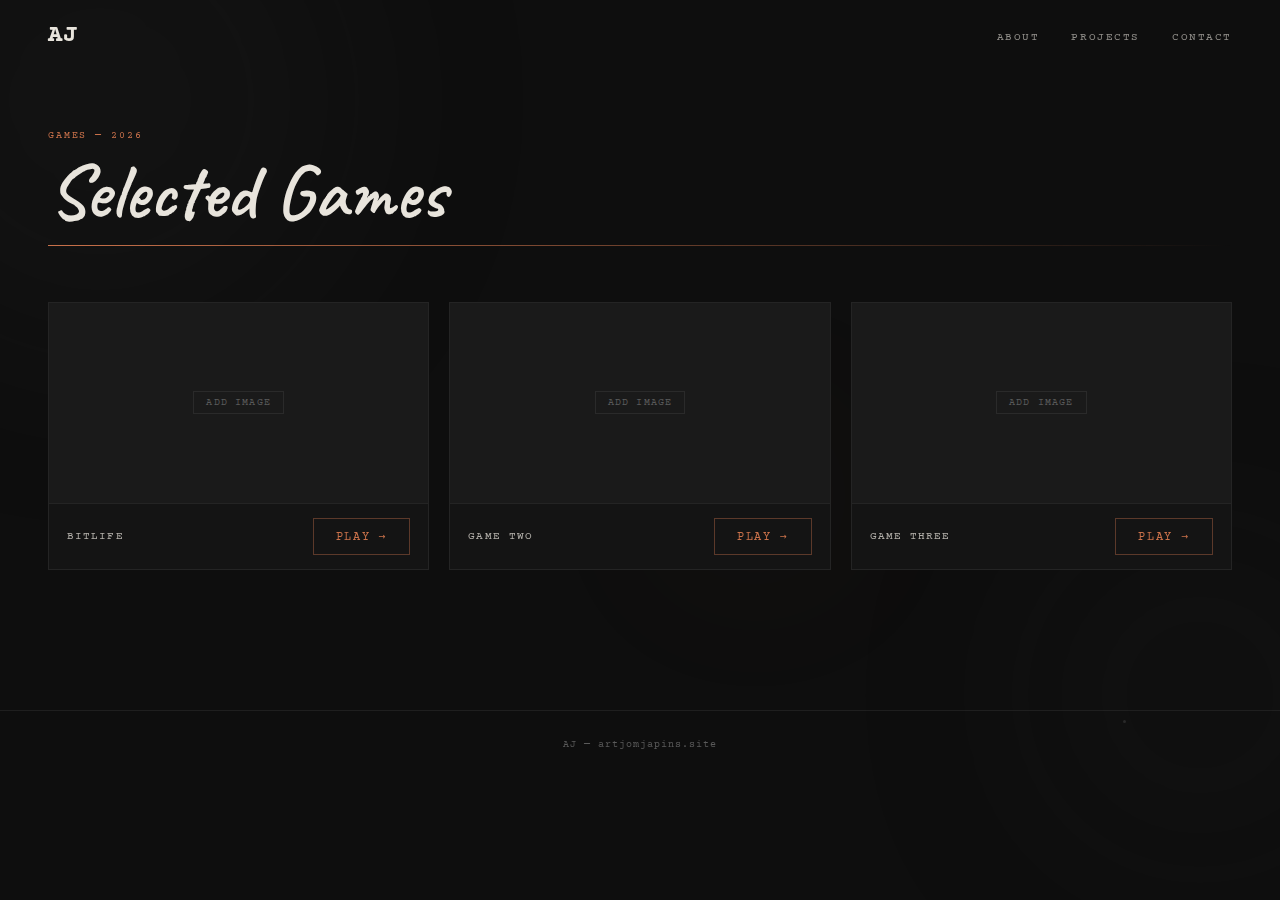
<file: activity101.html>
<!DOCTYPE html>
<html lang="en">
<head>
  <meta charset="UTF-8" />
  <meta name="viewport" content="width=device-width, initial-scale=1.0"/>
  <title>AJ — Games</title>
  <link rel="preconnect" href="https://fonts.googleapis.com">
  <link href="https://fonts.googleapis.com/css2?family=Caveat:wght@600&family=Courier+Prime:wght@400;700&display=swap" rel="stylesheet">

  <style>
    :root {
      --bg:      #0e0e0e;
      --card-bg: #141414;
      --border:  rgba(255,255,255,0.07);
      --text:    #e8e4dc;
      --muted:   #5a5a5a;
      --accent:  #c9714a;
    }

    *, *::before, *::after { box-sizing: border-box; margin: 0; padding: 0; }

    body {
      background: var(--bg);
      color: var(--text);
      font-family: 'Courier Prime', monospace;
      min-height: 100vh;
      overflow-x: hidden;
    }

    /* ── Background blobs ── */
    .blob {
      position: fixed;
      border-radius: 50%;
      filter: blur(100px);
      pointer-events: none;
      z-index: 0;
    }
    .blob-1 { width: 500px; height: 500px; background: #2a2a2a; opacity: 0.18; top: -150px; left: -150px; }
    .blob-2 { width: 320px; height: 320px; background: #1e1e1e; opacity: 0.22; bottom: 5%;  right: -80px; }
    .blob-3 { width: 180px; height: 180px; background: var(--accent); opacity: 0.05; top: 45%; left: 52%; }

    .dot { position: fixed; width: 3px; height: 3px; background: var(--muted); border-radius: 50%; opacity: 0.35; pointer-events: none; z-index: 0; }

    /* ── Nav — logo left, links right ── */
    nav {
      position: fixed;
      top: 0; left: 0; right: 0;
      z-index: 100;
      display: flex;
      justify-content: space-between;
      align-items: center;
      padding: 22px 48px;
    }

    .nav-logo {
      font-family: 'Courier Prime', monospace;
      font-weight: 700;
      font-size: 1.5rem;
      letter-spacing: 0.05em;
      color: var(--text);
      text-decoration: none;
    }

    .nav-links {
      display: flex;
      gap: 32px;
      list-style: none;
    }
    .nav-links a {
      font-size: 0.7rem;
      letter-spacing: 0.14em;
      text-transform: uppercase;
      color: var(--text);
      text-decoration: none;
      opacity: 0.6;
      transition: opacity 0.2s;
    }
    .nav-links a:hover { opacity: 1; }

    /* ── Main ── */
    main {
      position: relative;
      z-index: 1;
      padding: 130px 48px 80px;
      max-width: 1280px;
      margin: 0 auto;
    }

    /* ── Page heading ── */
    .heading {
      margin-bottom: 56px;
      animation: fadeUp 0.6s ease both;
    }
    .heading-label {
      font-size: 0.65rem;
      letter-spacing: 0.18em;
      text-transform: uppercase;
      color: var(--accent);
      margin-bottom: 12px;
    }
    .heading-title {
      font-family: 'Caveat', cursive;
      font-size: clamp(2.8rem, 6vw, 4.8rem);
      font-weight: 600;
      line-height: 1;
      margin-bottom: 14px;
    }
    .heading-line {
      width: 100%;
      height: 1px;
      background: linear-gradient(to right, var(--accent), transparent);
    }

    /* ── Cards Grid ── */
    .grid {
      display: grid;
      grid-template-columns: repeat(3, 1fr);
      gap: 20px;
    }

    /* ── Card ── */
    .card {
      background: var(--card-bg);
      border: 1px solid var(--border);
      overflow: hidden;
      display: flex;
      flex-direction: column;
      animation: fadeUp 0.6s ease both;
      transition: border-color 0.3s, transform 0.3s;
    }
    .card:hover { border-color: rgba(201,113,74,0.3); transform: translateY(-3px); }
    .card:nth-child(1) { animation-delay: 0.10s; }
    .card:nth-child(2) { animation-delay: 0.20s; }
    .card:nth-child(3) { animation-delay: 0.30s; }
    .card:nth-child(4) { animation-delay: 0.40s; }
    .card:nth-child(5) { animation-delay: 0.50s; }
    .card:nth-child(6) { animation-delay: 0.60s; }

    .card-img {
      width: 100%;
      height: 200px;
      background-color: #1a1a1a;
      background-size: cover;
      background-position: center;
      background-repeat: no-repeat;
      position: relative;
      display: flex;
      align-items: center;
      justify-content: center;
    }
    .card-img-label {
      font-size: 0.6rem;
      letter-spacing: 0.12em;
      text-transform: uppercase;
      color: var(--muted);
      border: 1px solid rgba(255,255,255,0.07);
      padding: 5px 12px;
      pointer-events: none;
    }
    .card-img[style*="url('"]:not([style*="url('')"]) .card-img-label { display: none; }

    /* ── Card footer ── */
    .card-footer {
      padding: 14px 18px;
      display: flex;
      align-items: center;
      justify-content: space-between;
      border-top: 1px solid var(--border);
    }

    .card-name {
      font-size: 0.68rem;
      letter-spacing: 0.1em;
      text-transform: uppercase;
      color: var(--text);
      opacity: 0.75;
    }

    /* ── Play button — bigger & easier to tap ── */
    .btn-play {
      font-family: 'Courier Prime', monospace;
      font-size: 0.72rem;
      letter-spacing: 0.14em;
      text-transform: uppercase;
      color: var(--accent);
      border: 1px solid rgba(201,113,74,0.4);
      padding: 10px 22px;
      text-decoration: none;
      background: transparent;
      cursor: pointer;
      transition: background 0.2s, color 0.2s;
      white-space: nowrap;
    }
    .btn-play:hover { background: var(--accent); color: #0e0e0e; }

    /* ── Footer ── */
    footer {
      position: relative;
      z-index: 1;
      text-align: center;
      padding: 28px;
      font-size: 0.62rem;
      letter-spacing: 0.1em;
      color: var(--muted);
      border-top: 1px solid var(--border);
      margin-top: 60px;
    }

    /* ── Responsive ── */
    @media (max-width: 960px) {
      .grid { grid-template-columns: repeat(2, 1fr); }
      main  { padding: 120px 28px 60px; }
      nav   { padding: 18px 28px; }
    }
    @media (max-width: 580px) {
      .grid { grid-template-columns: 1fr; }
      nav   { padding: 16px 20px; }
      .nav-links { display: none; }
      main  { padding: 100px 18px 48px; }
    }

    @keyframes fadeUp {
      from { opacity: 0; transform: translateY(20px); }
      to   { opacity: 1; transform: translateY(0); }
    }

    /* ══════════════════════════════════════════
       GAME MODAL OVERLAY
    ══════════════════════════════════════════ */
    #game-modal {
      display: none;
      position: fixed;
      inset: 0;
      z-index: 1000;
      background: var(--bg);
      align-items: center;
      justify-content: center;
      flex-direction: column;
      animation: fadeIn 0.25s ease both;
    }
    #game-modal.active { display: flex; }

    @keyframes fadeIn {
      from { opacity: 0; }
      to   { opacity: 1; }
    }

    /* Top bar inside modal */
    .modal-bar {
      width: 100%;
      max-width: 900px;
      display: flex;
      align-items: center;
      justify-content: space-between;
      padding: 0 0 10px 0;
    }
    .modal-game-title {
      font-size: 0.65rem;
      letter-spacing: 0.16em;
      text-transform: uppercase;
      color: var(--accent);
    }
    .modal-controls {
      display: flex;
      align-items: center;
      gap: 10px;
    }
    .modal-btn {
      font-family: 'Courier Prime', monospace;
      font-size: 0.62rem;
      letter-spacing: 0.12em;
      text-transform: uppercase;
      color: var(--text);
      border: 1px solid var(--border);
      padding: 7px 16px;
      background: transparent;
      cursor: pointer;
      transition: border-color 0.2s, color 0.2s, background 0.2s;
      display: flex;
      align-items: center;
      gap: 6px;
    }
    .modal-btn:hover { border-color: rgba(201,113,74,0.5); color: var(--accent); }
    .modal-btn.close-btn { border-color: rgba(255,255,255,0.12); }
    .modal-btn.close-btn:hover { background: rgba(255,255,255,0.06); color: var(--text); }

    /* ESC hint */
    .esc-hint {
      font-size: 0.55rem;
      letter-spacing: 0.1em;
      text-transform: uppercase;
      color: var(--muted);
      padding-bottom: 8px;
      align-self: flex-end;
      max-width: 900px;
      width: 100%;
      text-align: right;
    }

    /* Game frame wrapper */
    .game-frame-wrap {
      width: 100%;
      max-width: 900px;
      aspect-ratio: 16 / 10;
      border: 1px solid var(--border);
      position: relative;
      background: #000;
      overflow: hidden;
    }
    .game-frame-wrap iframe {
      width: 100%;
      height: 100%;
      border: none;
      display: block;
      background: #000;
    }

    /* Fullscreen state — expand wrapper to fill screen */
    #game-modal.fullscreen .game-frame-wrap {
      max-width: 100vw;
      width: 100vw;
      height: 100vh;
      aspect-ratio: unset;
      border: none;
    }
    #game-modal.fullscreen .modal-bar,
    #game-modal.fullscreen .esc-hint {
      max-width: 100vw;
      padding-left: 24px;
      padding-right: 24px;
    }
  </style>
</head>
<body>

  <div class="blob blob-1"></div>
  <div class="blob blob-2"></div>
  <div class="blob blob-3"></div>
  <div class="dot" style="top:20%;left:7%"></div>
  <div class="dot" style="top:60%;left:50%"></div>
  <div class="dot" style="top:80%;right:12%"></div>

  <!-- ── Nav ── -->
  <nav>
    <a href="https://www.artjomjapins.site/" class="nav-logo">AJ</a>
    <ul class="nav-links">
      <li><a href="https://www.artjomjapins.site/#about">About</a></li>
      <li><a href="https://www.artjomjapins.site/#projects">Projects</a></li>
      <li><a href="https://www.artjomjapins.site/#contact">Contact</a></li>
    </ul>
  </nav>

  <main>

    <div class="heading">
      <p class="heading-label">Games — 2026</p>
      <h1 class="heading-title">Selected Games</h1>
      <div class="heading-line"></div>
    </div>

    <div class="grid">

      <!-- CARD 1 — BitLife -->
      <div class="card">
        <div class="card-img" style="background-image: url('')">
          <span class="card-img-label">Add Image</span>
        </div>
        <div class="card-footer">
          <span class="card-name">BitLife</span>
          <button class="btn-play"
             onclick="openGame('BitLife', 'https://cdn.myunblockedgames.com/games/bitlife/index.html')">Play →</button>
        </div>
      </div>

      <!-- CARD 2 -->
      <div class="card">
        <div class="card-img" style="background-image: url('')">
          <span class="card-img-label">Add Image</span>
        </div>
        <div class="card-footer">
          <span class="card-name">Game Two</span>
          <button class="btn-play"
             onclick="openGame('Game Two', 'PASTE_GAME_URL_HERE')">Play →</button>
        </div>
      </div>

      <!-- CARD 3 -->
      <div class="card">
        <div class="card-img" style="background-image: url('')">
          <span class="card-img-label">Add Image</span>
        </div>
        <div class="card-footer">
          <span class="card-name">Game Three</span>
          <button class="btn-play"
             onclick="openGame('Game Three', 'PASTE_GAME_URL_HERE')">Play →</button>
        </div>
      </div>

      <!-- ADD MORE CARDS BELOW ↓ -->

    </div>
  </main>

  <footer>AJ — artjomjapins.site</footer>

  <!-- ══════════════════════════════════════════
       GAME MODAL
  ══════════════════════════════════════════ -->
  <div id="game-modal">
    <div class="modal-bar">
      <span class="modal-game-title" id="modal-title">Game</span>
      <div class="modal-controls">
        <button class="modal-btn" id="fs-btn" onclick="toggleFullscreen()">
          <!-- fullscreen icon -->
          <svg width="12" height="12" viewBox="0 0 12 12" fill="none" stroke="currentColor" stroke-width="1.5">
            <path d="M1 4V1h3M8 1h3v3M11 8v3H8M4 11H1V8"/>
          </svg>
          Fullscreen
        </button>
        <button class="modal-btn close-btn" onclick="closeGame()">✕ Close</button>
      </div>
    </div>
    <div class="game-frame-wrap">
      <iframe id="game-iframe" src="" allowfullscreen></iframe>
    </div>
    <span class="esc-hint">Press ESC to close</span>
  </div>

  <script>
    const modal   = document.getElementById('game-modal');
    const iframe  = document.getElementById('game-iframe');
    const titleEl = document.getElementById('modal-title');
    const fsBtn   = document.getElementById('fs-btn');

    function openGame(name, url) {
      titleEl.textContent = name;
      iframe.src = url;
      modal.classList.add('active');
      modal.classList.remove('fullscreen');
      document.body.style.overflow = 'hidden';
    }

    function closeGame() {
      modal.classList.remove('active', 'fullscreen');
      iframe.src = '';
      document.body.style.overflow = '';
    }

    function toggleFullscreen() {
      modal.classList.toggle('fullscreen');
      const isFs = modal.classList.contains('fullscreen');
      fsBtn.innerHTML = isFs
        ? `<svg width="12" height="12" viewBox="0 0 12 12" fill="none" stroke="currentColor" stroke-width="1.5">
             <path d="M4 1v3H1M8 1v3h3M1 8h3v3M8 11V8h3"/>
           </svg> Exit Full`
        : `<svg width="12" height="12" viewBox="0 0 12 12" fill="none" stroke="currentColor" stroke-width="1.5">
             <path d="M1 4V1h3M8 1h3v3M11 8v3H8M4 11H1V8"/>
           </svg> Fullscreen`;
    }

    document.addEventListener('keydown', (e) => {
      if (e.key === 'Escape' && modal.classList.contains('active')) {
        if (modal.classList.contains('fullscreen')) {
          toggleFullscreen();     // exit fullscreen first
        } else {
          closeGame();            // then close on second ESC
        }
      }
    });
  </script>

</body>
</html>
</file>
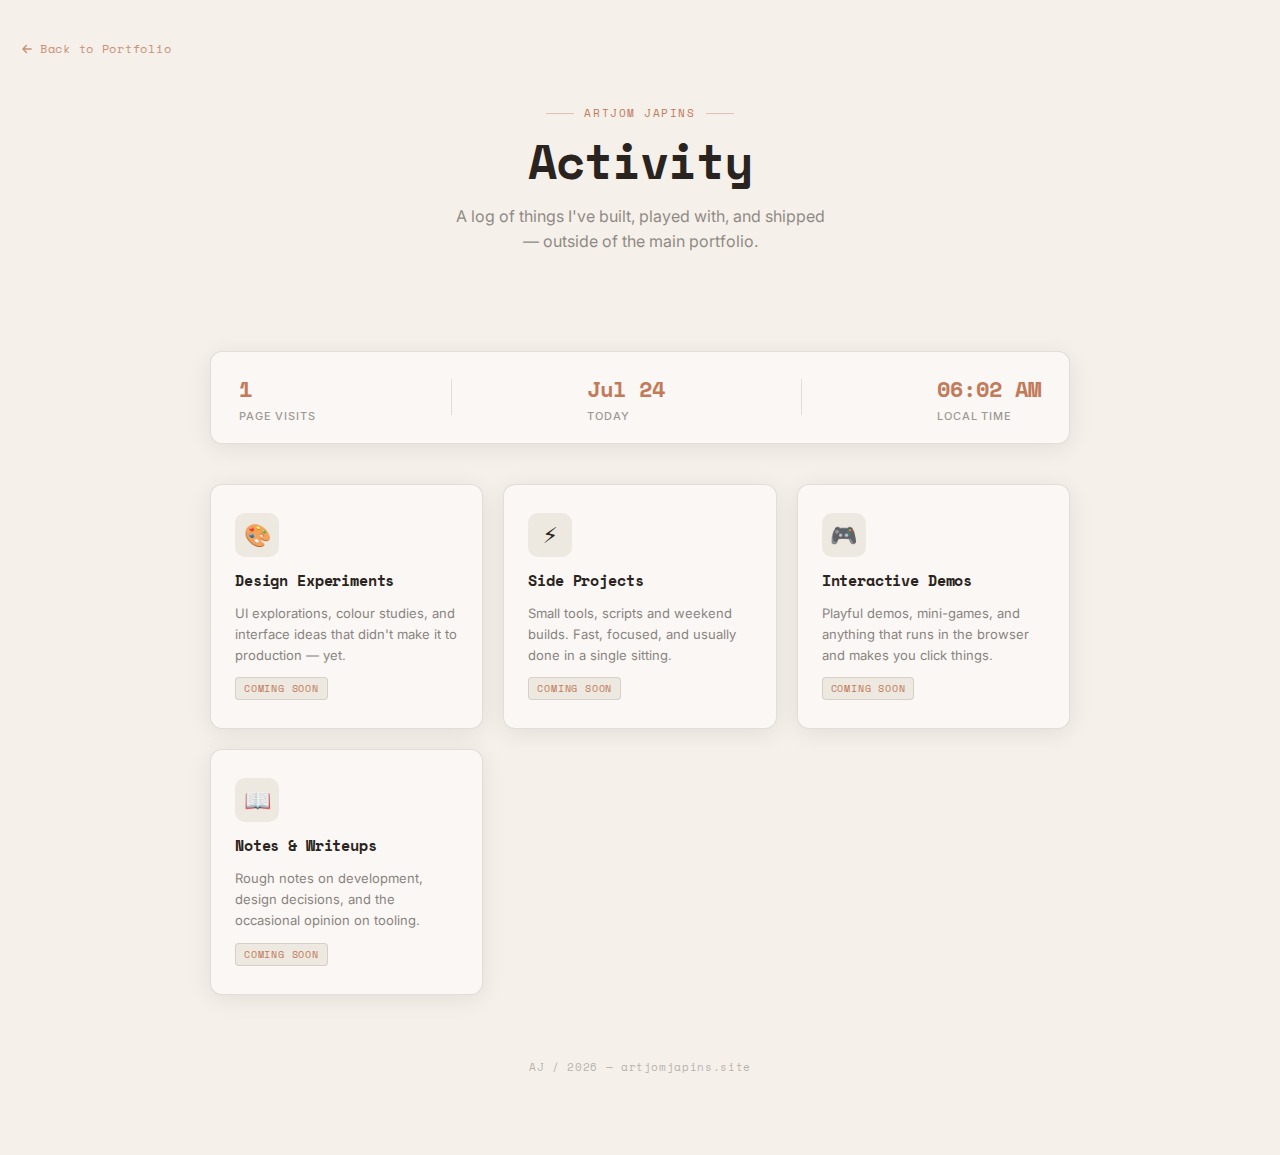
<file: games.html>
<!DOCTYPE html>
<html lang="en">
<head>
  <meta charset="UTF-8">
  <meta name="viewport" content="width=device-width, initial-scale=1.0">
  <title>Activity — Artjom Japins</title>
  <link rel="preconnect" href="https://fonts.googleapis.com">
  <link rel="preconnect" href="https://fonts.gstatic.com" crossorigin>
  <link href="https://fonts.googleapis.com/css2?family=Space+Mono:ital,wght@0,400;0,700;1,400&family=Inter:wght@300;400;500;600&display=swap" rel="stylesheet">
  <style>
    *, *::before, *::after { box-sizing: border-box; margin: 0; padding: 0; }

    :root {
      --color-bg:        #f5f0ea;
      --color-surface:   #ede8e0;
      --color-text:      #2a2420;
      --color-accent:    #c17a5a;
      --color-secondary: #7a8e7e;
      --color-border:    rgba(42,36,32,.12);
      --color-light:     #faf7f4;
      --radius:          12px;
      --shadow:          0 4px 24px rgba(0,0,0,.08);
    }

    body {
      font-family: 'Inter', system-ui, sans-serif;
      background: var(--color-bg);
      color: var(--color-text);
      min-height: 100vh;
      display: flex;
      flex-direction: column;
      align-items: center;
      padding: 40px 20px 80px;
    }

    /* ── Back link ── */
    .back-link {
      align-self: flex-start;
      display: inline-flex;
      align-items: center;
      gap: 6px;
      font-family: 'Space Mono', monospace;
      font-size: 12px;
      color: var(--color-accent);
      text-decoration: none;
      letter-spacing: .06em;
      margin-bottom: 48px;
      opacity: .8;
      transition: opacity .2s;
    }
    .back-link:hover { opacity: 1; }
    .back-link svg { flex-shrink: 0; }

    /* ── Header ── */
    header {
      text-align: center;
      margin-bottom: 56px;
    }
    .page-label {
      font-family: 'Space Mono', monospace;
      font-size: 11px;
      letter-spacing: .14em;
      color: var(--color-accent);
      text-transform: uppercase;
      margin-bottom: 14px;
      display: flex;
      align-items: center;
      justify-content: center;
      gap: 10px;
    }
    .page-label::before, .page-label::after {
      content: '';
      display: inline-block;
      width: 28px;
      height: 1px;
      background: var(--color-accent);
      opacity: .4;
    }
    h1 {
      font-family: 'Space Mono', monospace;
      font-size: clamp(28px, 6vw, 48px);
      font-weight: 700;
      letter-spacing: -.02em;
      line-height: 1.1;
      margin-bottom: 16px;
    }
    .subtitle {
      font-size: 16px;
      color: var(--color-text);
      opacity: .5;
      font-weight: 400;
      max-width: 380px;
      margin: 0 auto;
      line-height: 1.6;
    }

    /* ── Grid ── */
    .grid {
      display: grid;
      grid-template-columns: repeat(auto-fit, minmax(260px, 1fr));
      gap: 20px;
      width: 100%;
      max-width: 860px;
    }

    /* ── Card ── */
    .card {
      background: var(--color-light);
      border: 1px solid var(--color-border);
      border-radius: var(--radius);
      padding: 28px 24px;
      display: flex;
      flex-direction: column;
      gap: 12px;
      box-shadow: var(--shadow);
      transition: transform .2s ease, box-shadow .2s ease;
      position: relative;
      overflow: hidden;
    }
    .card::before {
      content: '';
      position: absolute;
      top: 0; left: 0; right: 0;
      height: 3px;
      background: var(--color-accent);
      opacity: 0;
      transition: opacity .2s;
    }
    .card:hover { transform: translateY(-3px); box-shadow: 0 8px 32px rgba(0,0,0,.12); }
    .card:hover::before { opacity: 1; }

    .card-icon {
      width: 44px;
      height: 44px;
      background: var(--color-surface);
      border-radius: 10px;
      display: flex;
      align-items: center;
      justify-content: center;
      font-size: 22px;
      flex-shrink: 0;
    }
    .card-title {
      font-family: 'Space Mono', monospace;
      font-size: 15px;
      font-weight: 700;
      letter-spacing: -.01em;
    }
    .card-desc {
      font-size: 13px;
      line-height: 1.6;
      color: var(--color-text);
      opacity: .55;
      flex: 1;
    }
    .card-tag {
      display: inline-flex;
      align-items: center;
      font-family: 'Space Mono', monospace;
      font-size: 10px;
      letter-spacing: .08em;
      color: var(--color-secondary);
      background: var(--color-surface);
      border: 1px solid var(--color-border);
      border-radius: 4px;
      padding: 3px 8px;
      align-self: flex-start;
    }
    .card-tag--soon { color: var(--color-accent); }

    /* ── Stats bar ── */
    .stats-bar {
      width: 100%;
      max-width: 860px;
      margin-top: 40px;
      background: var(--color-light);
      border: 1px solid var(--color-border);
      border-radius: var(--radius);
      padding: 20px 28px;
      display: flex;
      align-items: center;
      justify-content: space-between;
      gap: 20px;
      flex-wrap: wrap;
      box-shadow: var(--shadow);
    }
    .stat-item { display: flex; flex-direction: column; gap: 4px; }
    .stat-val {
      font-family: 'Space Mono', monospace;
      font-size: 22px;
      font-weight: 700;
      color: var(--color-accent);
    }
    .stat-lbl {
      font-size: 11px;
      letter-spacing: .08em;
      text-transform: uppercase;
      opacity: .45;
      font-weight: 500;
    }
    .stat-divider {
      width: 1px;
      height: 36px;
      background: var(--color-border);
    }

    /* ── Footer ── */
    footer {
      margin-top: 64px;
      font-family: 'Space Mono', monospace;
      font-size: 11px;
      letter-spacing: .06em;
      opacity: .3;
      text-align: center;
    }

    @media (max-width: 600px) {
      body { padding: 28px 16px 60px; }
      .stats-bar { justify-content: center; text-align: center; }
      .stat-divider { display: none; }
      header { margin-bottom: 40px; }
      .back-link { margin-bottom: 32px; }
    }
  </style>
</head>
<body>

  <a href="index.html" class="back-link">
    <svg width="14" height="14" viewBox="0 0 24 24" fill="none" stroke="currentColor" stroke-width="2.5" stroke-linecap="round" stroke-linejoin="round"><path d="M19 12H5M11 6l-6 6 6 6"/></svg>
    Back to Portfolio
  </a>

  <header>
    <div class="page-label">Artjom Japins</div>
    <h1>Activity</h1>
    <p class="subtitle">A log of things I've built, played with, and shipped — outside of the main portfolio.</p>
  </header>

  <div class="stats-bar">
    <div class="stat-item">
      <span class="stat-val" id="visitorCount">—</span>
      <span class="stat-lbl">Page Visits</span>
    </div>
    <div class="stat-divider"></div>
    <div class="stat-item">
      <span class="stat-val" id="sessionDate">—</span>
      <span class="stat-lbl">Today</span>
    </div>
    <div class="stat-divider"></div>
    <div class="stat-item">
      <span class="stat-val" id="sessionTime">—</span>
      <span class="stat-lbl">Local Time</span>
    </div>
  </div>

  <div class="grid" style="margin-top:40px">
    <div class="card">
      <div class="card-icon">🎨</div>
      <div class="card-title">Design Experiments</div>
      <div class="card-desc">UI explorations, colour studies, and interface ideas that didn't make it to production — yet.</div>
      <span class="card-tag card-tag--soon">COMING SOON</span>
    </div>
    <div class="card">
      <div class="card-icon">⚡</div>
      <div class="card-title">Side Projects</div>
      <div class="card-desc">Small tools, scripts and weekend builds. Fast, focused, and usually done in a single sitting.</div>
      <span class="card-tag card-tag--soon">COMING SOON</span>
    </div>
    <div class="card">
      <div class="card-icon">🎮</div>
      <div class="card-title">Interactive Demos</div>
      <div class="card-desc">Playful demos, mini-games, and anything that runs in the browser and makes you click things.</div>
      <span class="card-tag card-tag--soon">COMING SOON</span>
    </div>
    <div class="card">
      <div class="card-icon">📖</div>
      <div class="card-title">Notes & Writeups</div>
      <div class="card-desc">Rough notes on development, design decisions, and the occasional opinion on tooling.</div>
      <span class="card-tag card-tag--soon">COMING SOON</span>
    </div>
  </div>

  <footer>AJ / <span id="footerYear"></span> &mdash; artjomjapins.site</footer>

  <script>
    (function () {
      const now = new Date();
      document.getElementById("sessionDate").textContent =
        now.toLocaleDateString([], { month: "short", day: "numeric" });
      document.getElementById("sessionTime").textContent =
        now.toLocaleTimeString([], { hour: "2-digit", minute: "2-digit" });
      document.getElementById("footerYear").textContent = now.getFullYear();

      const key = "aj-games-visits";
      const count = (parseInt(localStorage.getItem(key) || "0", 10) || 0) + 1;
      localStorage.setItem(key, count);
      document.getElementById("visitorCount").textContent = count;
    })();
  </script>

</body>
</html>
</file>
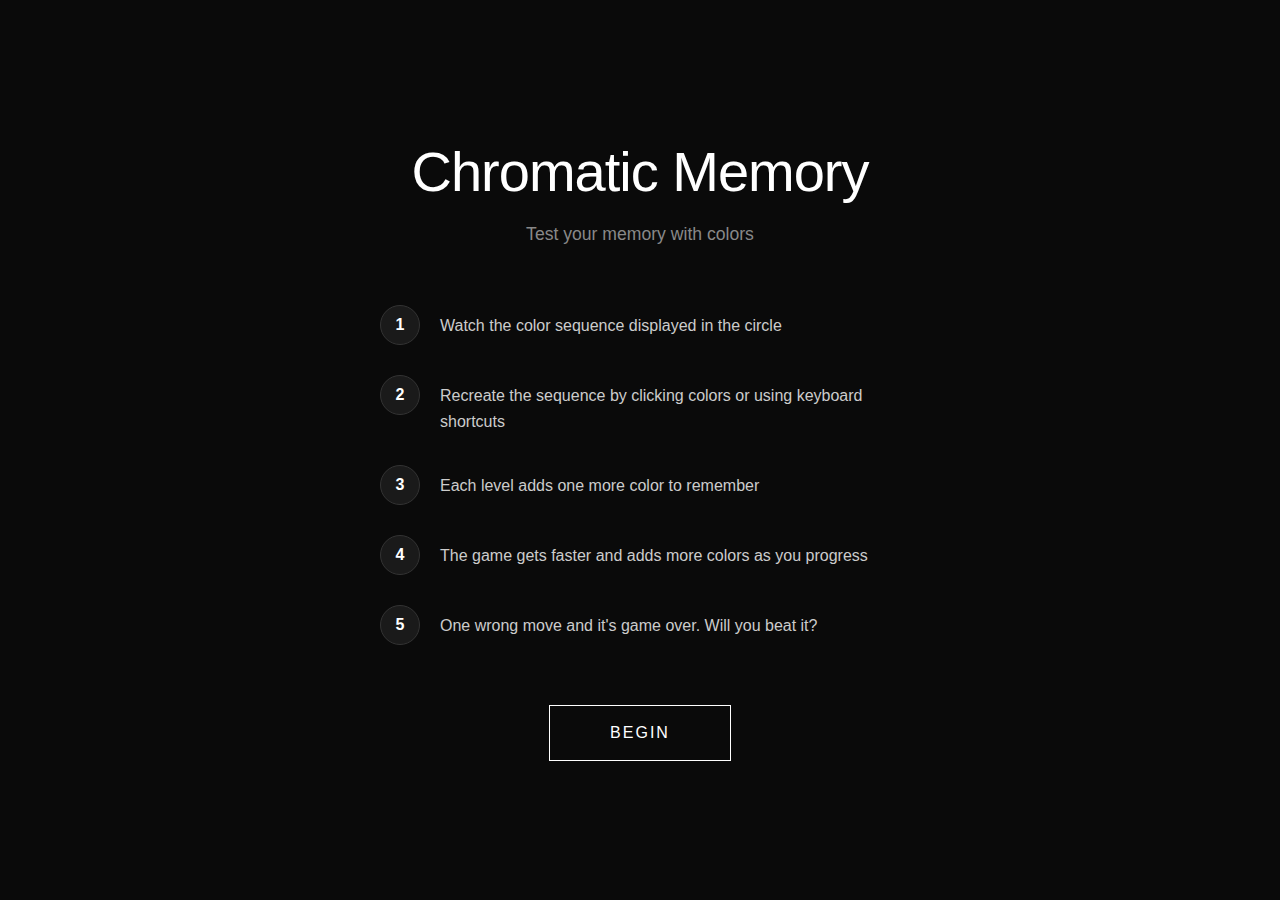
<file: chromatic/chromatic.html>
<!DOCTYPE html>
<html lang="en">
<head>
<meta charset="UTF-8">
<meta name="viewport" content="width=device-width, initial-scale=1.0">
<title>Chromatic Memory</title>
<link rel="stylesheet" href="chromatic.css">
</head>
<body>
<!-- Instruction Screen -->
<div class="instruction-screen" id="instructionScreen">
<div class="instruction-content">
<h1>Chromatic Memory</h1>
<p class="subtitle">Test your memory with colors</p>
<div class="instructions-list">
<div class="instruction-item">
<div class="instruction-number">1</div>
<div class="instruction-text">Watch the color sequence displayed in the circle</div>
</div>
<div class="instruction-item">
<div class="instruction-number">2</div>
<div class="instruction-text">Recreate the sequence by clicking colors or using keyboard shortcuts</div>
</div>
<div class="instruction-item">
<div class="instruction-number">3</div>
<div class="instruction-text">Each level adds one more color to remember</div>
</div>
<div class="instruction-item">
<div class="instruction-number">4</div>
<div class="instruction-text">The game gets faster and adds more colors as you progress</div>
</div>
<div class="instruction-item">
<div class="instruction-number">5</div>
<div class="instruction-text">One wrong move and it's game over. Will you beat it?</div>
</div>
</div>
<button class="start-button" id="instructionStartBtn">Begin</button>
</div>
</div>
<!-- Game Screen -->
<div class="game-screen" id="gameScreen">
<div class="level-indicator" id="levelIndicator">Level 1</div>
<div class="color-display" id="colorDisplay"></div>
<div class="status-text" id="statusText"></div>
<div class="options" id="options"></div>
</div>
<!-- Game Over Overlay -->
<div class="gameover-overlay" id="gameoverOverlay">
<div class="gameover-content">
<h2>Game Over</h2>
<div class="gameover-stats">
<div class="gameover-stat">
<div class="gameover-stat-label">Score</div>
<div class="gameover-stat-value" id="finalScore">0</div>
</div>
<div class="gameover-stat">
<div class="gameover-stat-label">Level Reached</div>
<div class="gameover-stat-value" id="finalLevel">1</div>
</div>
<div class="gameover-stat">
<div class="gameover-stat-label">Best Score</div>
<div class="gameover-stat-value" id="finalBest">0</div>
</div>
</div>
<button class="try-again-button" id="tryAgainBtn">Try Again</button>
</div>
</div>
<script src="chromatic.js"></script>
</body>
</html>
</file>
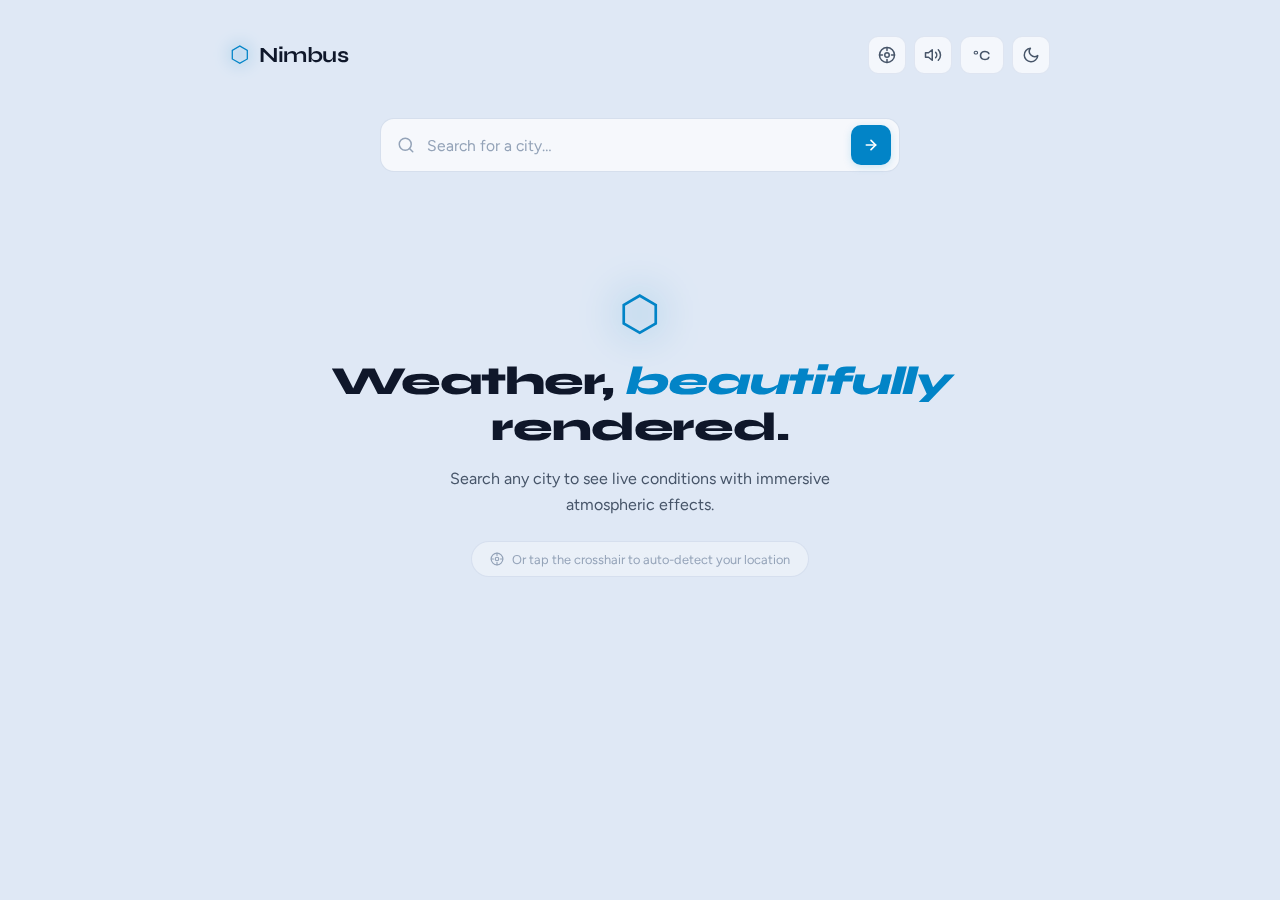
<file: Nimbus/nimbus.html>
<!DOCTYPE html>
<html lang="en" data-theme="dark">
<head>
  <meta charset="UTF-8" />
  <meta name="viewport" content="width=device-width, initial-scale=1.0" />
  <title>Nimbus &mdash; Weather Dashboard</title>
  <link rel="preconnect" href="https://fonts.googleapis.com" />
  <link rel="preconnect" href="https://fonts.gstatic.com" crossorigin />
  <link href="https://fonts.googleapis.com/css2?family=Syne:wght@400;500;600;700;800&family=Figtree:ital,wght@0,300;0,400;0,500;0,600;1,400&display=swap" rel="stylesheet" />
  <link rel="stylesheet" href="nimbus.css" />
</head>
<body>

  <div id="weather-bg-a" class="weather-bg"></div>
  <div id="weather-bg-b" class="weather-bg" style="opacity:0"></div>
  <canvas id="weather-canvas" class="weather-canvas"></canvas>
  <div id="cloud-layer" class="cloud-layer" aria-hidden="true"></div>
  <div id="fog-layer" class="fog-layer" aria-hidden="true">
    <div class="fog-strip fog-strip--1"></div>
    <div class="fog-strip fog-strip--2"></div>
    <div class="fog-strip fog-strip--3"></div>
  </div>
  <div id="sun-glow" class="sun-glow" aria-hidden="true">
    <div class="sun-core"></div>
    <div class="sun-ray sun-ray--1"></div>
    <div class="sun-ray sun-ray--2"></div>
    <div class="sun-ray sun-ray--3"></div>
    <div class="sun-ray sun-ray--4"></div>
    <div class="sun-ray sun-ray--5"></div>
    <div class="sun-ray sun-ray--6"></div>
    <div class="sun-halo"></div>
  </div>
  <div id="lightning-flash" class="lightning-flash" aria-hidden="true"></div>

  <div class="app-container">

    <header class="app-header">
      <div class="logo">
        <div class="logo-diamond">&#11041;</div>
        <span class="logo-text">Nimbus</span>
      </div>
      <nav class="header-controls">
        <button id="location-btn" class="icon-btn" title="Detect my location" aria-label="Use my location">
          <svg width="18" height="18" viewBox="0 0 24 24" fill="none" stroke="currentColor" stroke-width="2" stroke-linecap="round" stroke-linejoin="round">
            <circle cx="12" cy="12" r="10"/><circle cx="12" cy="12" r="3"/>
            <line x1="12" y1="2" x2="12" y2="6"/><line x1="12" y1="18" x2="12" y2="22"/>
            <line x1="2" y1="12" x2="6" y2="12"/><line x1="18" y1="12" x2="22" y2="12"/>
          </svg>
        </button>
        <button id="sound-btn" class="icon-btn" title="Toggle sound" aria-label="Toggle sound" aria-pressed="false">
          <svg id="sound-icon-on" width="18" height="18" viewBox="0 0 24 24" fill="none" stroke="currentColor" stroke-width="2" stroke-linecap="round" stroke-linejoin="round">
            <polygon points="11 5 6 9 2 9 2 15 6 15 11 19 11 5"/>
            <path d="M19.07 4.93a10 10 0 0 1 0 14.14"/>
            <path d="M15.54 8.46a5 5 0 0 1 0 7.07"/>
          </svg>
          <svg id="sound-icon-off" width="18" height="18" viewBox="0 0 24 24" fill="none" stroke="currentColor" stroke-width="2" stroke-linecap="round" stroke-linejoin="round" class="hidden">
            <polygon points="11 5 6 9 2 9 2 15 6 15 11 19 11 5"/>
            <line x1="23" y1="9" x2="17" y2="15"/><line x1="17" y1="9" x2="23" y2="15"/>
          </svg>
        </button>
        <button id="unit-btn" class="icon-btn unit-toggle" title="Toggle C / F" aria-label="Toggle unit">
          <span id="unit-label">&deg;C</span>
        </button>
        <button id="theme-btn" class="icon-btn" title="Toggle theme" aria-label="Toggle theme">
          <svg id="theme-moon" width="18" height="18" viewBox="0 0 24 24" fill="none" stroke="currentColor" stroke-width="2" stroke-linecap="round" stroke-linejoin="round">
            <path d="M21 12.79A9 9 0 1 1 11.21 3 7 7 0 0 0 21 12.79z"/>
          </svg>
          <svg id="theme-sun" width="18" height="18" viewBox="0 0 24 24" fill="none" stroke="currentColor" stroke-width="2" stroke-linecap="round" stroke-linejoin="round" class="hidden">
            <circle cx="12" cy="12" r="5"/>
            <line x1="12" y1="1" x2="12" y2="3"/><line x1="12" y1="21" x2="12" y2="23"/>
            <line x1="4.22" y1="4.22" x2="5.64" y2="5.64"/><line x1="18.36" y1="18.36" x2="19.78" y2="19.78"/>
            <line x1="1" y1="12" x2="3" y2="12"/><line x1="21" y1="12" x2="23" y2="12"/>
            <line x1="4.22" y1="19.78" x2="5.64" y2="18.36"/><line x1="18.36" y1="5.64" x2="19.78" y2="4.22"/>
          </svg>
        </button>
      </nav>
    </header>

    <section class="search-section">
      <div class="search-bar-wrapper">
        <div class="search-bar">
          <svg class="search-icon" width="18" height="18" viewBox="0 0 24 24" fill="none" stroke="currentColor" stroke-width="2" stroke-linecap="round" stroke-linejoin="round">
            <circle cx="11" cy="11" r="8"/><line x1="21" y1="21" x2="16.65" y2="16.65"/>
          </svg>
          <input type="text" id="city-input" placeholder="Search for a city&hellip;" autocomplete="off" spellcheck="false" aria-label="City name" />
          <button id="search-btn" class="search-submit" aria-label="Search">
            <svg width="16" height="16" viewBox="0 0 24 24" fill="none" stroke="currentColor" stroke-width="2.5" stroke-linecap="round" stroke-linejoin="round">
              <line x1="5" y1="12" x2="19" y2="12"/><polyline points="12 5 19 12 12 19"/>
            </svg>
          </button>
        </div>
      </div>
    </section>

    <div id="loading-state" class="loading-state hidden">
      <div class="loader">
        <div class="loader-orbit loader-orbit--1"></div>
        <div class="loader-orbit loader-orbit--2"></div>
        <div class="loader-orbit loader-orbit--3"></div>
        <div class="loader-core"></div>
      </div>
      <p class="loading-label">Fetching weather data&hellip;</p>
    </div>

    <div id="error-state" class="error-state hidden" role="alert">
      <div class="error-glyph">&#9888;</div>
      <h3 class="error-title">Something went wrong</h3>
      <p id="error-message" class="error-body">Please try again.</p>
    </div>

    <main id="weather-content" class="weather-content hidden">
      <section class="current-card glass-card">
        <div class="current-card__top">
          <div class="location-block">
            <h1 id="city-name" class="city-name">&mdash;</h1>
            <p id="location-meta" class="location-meta">&mdash;</p>
          </div>
          <div class="current-icon-block">
            <div id="weather-icon" class="weather-icon-xl">
              <svg viewBox="0 0 64 64" fill="none" xmlns="http://www.w3.org/2000/svg">
                <circle cx="32" cy="32" r="14" fill="#fbbf24" opacity="0.9"/>
              </svg>
            </div>
            <span id="condition-text" class="condition-text">&mdash;</span>
          </div>
        </div>
        <div class="current-card__mid">
          <div class="temp-display">
            <span id="temperature" class="temperature">&mdash;</span>
            <span id="feels-like" class="feels-like">Feels like &mdash;</span>
          </div>
          <div id="temp-range" class="temp-range-pill">Precip: &mdash; mm</div>
        </div>
        <div class="stats-row">
          <div class="stat">
            <div class="stat__icon">
              <svg width="16" height="16" viewBox="0 0 24 24" fill="none" stroke="currentColor" stroke-width="2" stroke-linecap="round" stroke-linejoin="round">
                <path d="M12 2.69l5.66 5.66a8 8 0 1 1-11.31 0z"/>
              </svg>
            </div>
            <span id="humidity" class="stat__val">&mdash;</span>
            <span class="stat__lbl">Humidity</span>
          </div>
          <div class="stat-sep"></div>
          <div class="stat">
            <div class="stat__icon">
              <svg width="16" height="16" viewBox="0 0 24 24" fill="none" stroke="currentColor" stroke-width="2" stroke-linecap="round" stroke-linejoin="round">
                <path d="M9.59 4.59A2 2 0 1 1 11 8H2m10.59 11.41A2 2 0 1 0 14 16H2m15.73-8.27A2.5 2.5 0 1 1 19.5 12H2"/>
              </svg>
            </div>
            <span id="wind-speed" class="stat__val">&mdash;</span>
            <span class="stat__lbl">Wind</span>
          </div>
          <div class="stat-sep"></div>
          <div class="stat">
            <div class="stat__icon">
              <svg width="16" height="16" viewBox="0 0 24 24" fill="none" stroke="currentColor" stroke-width="2" stroke-linecap="round" stroke-linejoin="round">
                <path d="M1 12s4-8 11-8 11 8 11 8-4 8-11 8-11-8-11-8z"/><circle cx="12" cy="12" r="3"/>
              </svg>
            </div>
            <span id="visibility" class="stat__val">&mdash;</span>
            <span class="stat__lbl">Visibility</span>
          </div>
          <div class="stat-sep"></div>
          <div class="stat">
            <div class="stat__icon">
              <svg width="16" height="16" viewBox="0 0 24 24" fill="none" stroke="currentColor" stroke-width="2" stroke-linecap="round" stroke-linejoin="round">
                <polyline points="22 12 18 12 15 21 9 3 6 12 2 12"/>
              </svg>
            </div>
            <span id="pressure" class="stat__val">&mdash;</span>
            <span class="stat__lbl">Pressure</span>
          </div>
        </div>
      </section>

      <div class="info-row">
        <div class="info-card glass-card">
          <div class="info-card__icon">
            <svg width="20" height="20" viewBox="0 0 24 24" fill="none" stroke="currentColor" stroke-width="1.8" stroke-linecap="round" stroke-linejoin="round">
              <path d="M18 10h-1.26A8 8 0 1 0 9 20h9a5 5 0 0 0 0-10z"/>
            </svg>
          </div>
          <span class="info-card__label">Cloud Cover</span>
          <span id="cloudiness" class="info-card__value">&mdash;</span>
        </div>
        <div class="info-card glass-card">
          <div class="info-card__icon">
            <svg width="20" height="20" viewBox="0 0 24 24" fill="none" stroke="currentColor" stroke-width="1.8" stroke-linecap="round" stroke-linejoin="round">
              <circle cx="12" cy="12" r="10"/><path d="M12 6v6l4 2"/>
            </svg>
          </div>
          <span class="info-card__label">Dew Point</span>
          <span id="dew-point" class="info-card__value">&mdash;</span>
        </div>
        <div class="info-card glass-card">
          <div class="info-card__icon">
            <svg width="20" height="20" viewBox="0 0 24 24" fill="none" stroke="currentColor" stroke-width="1.8" stroke-linecap="round" stroke-linejoin="round">
              <circle cx="12" cy="12" r="10"/><polyline points="12 8 12 12 14 14"/>
              <line x1="12" y1="2" x2="12" y2="4"/><line x1="12" y1="20" x2="12" y2="22"/>
              <line x1="2" y1="12" x2="4" y2="12"/><line x1="20" y1="12" x2="22" y2="12"/>
            </svg>
          </div>
          <span class="info-card__label">Wind Dir</span>
          <span id="wind-dir" class="info-card__value">&mdash;</span>
        </div>
      </div>
    </main>

    <div id="welcome-state" class="welcome-state">
      <div class="welcome-glyph">&#11041;</div>
      <h2 class="welcome-title">Weather, <em>beautifully</em> rendered.</h2>
      <p class="welcome-sub">Search any city to see live conditions with immersive atmospheric effects.</p>
      <p class="welcome-hint">
        <svg width="14" height="14" viewBox="0 0 24 24" fill="none" stroke="currentColor" stroke-width="2" stroke-linecap="round" stroke-linejoin="round">
          <circle cx="12" cy="12" r="10"/><circle cx="12" cy="12" r="3"/>
          <line x1="12" y1="2" x2="12" y2="6"/><line x1="12" y1="18" x2="12" y2="22"/>
          <line x1="2" y1="12" x2="6" y2="12"/><line x1="18" y1="12" x2="22" y2="12"/>
        </svg>
        Or tap the crosshair to auto-detect your location
      </p>
    </div>

  </div>

  <script src="nimbus.js"></script>
</body>
</html>
</file>
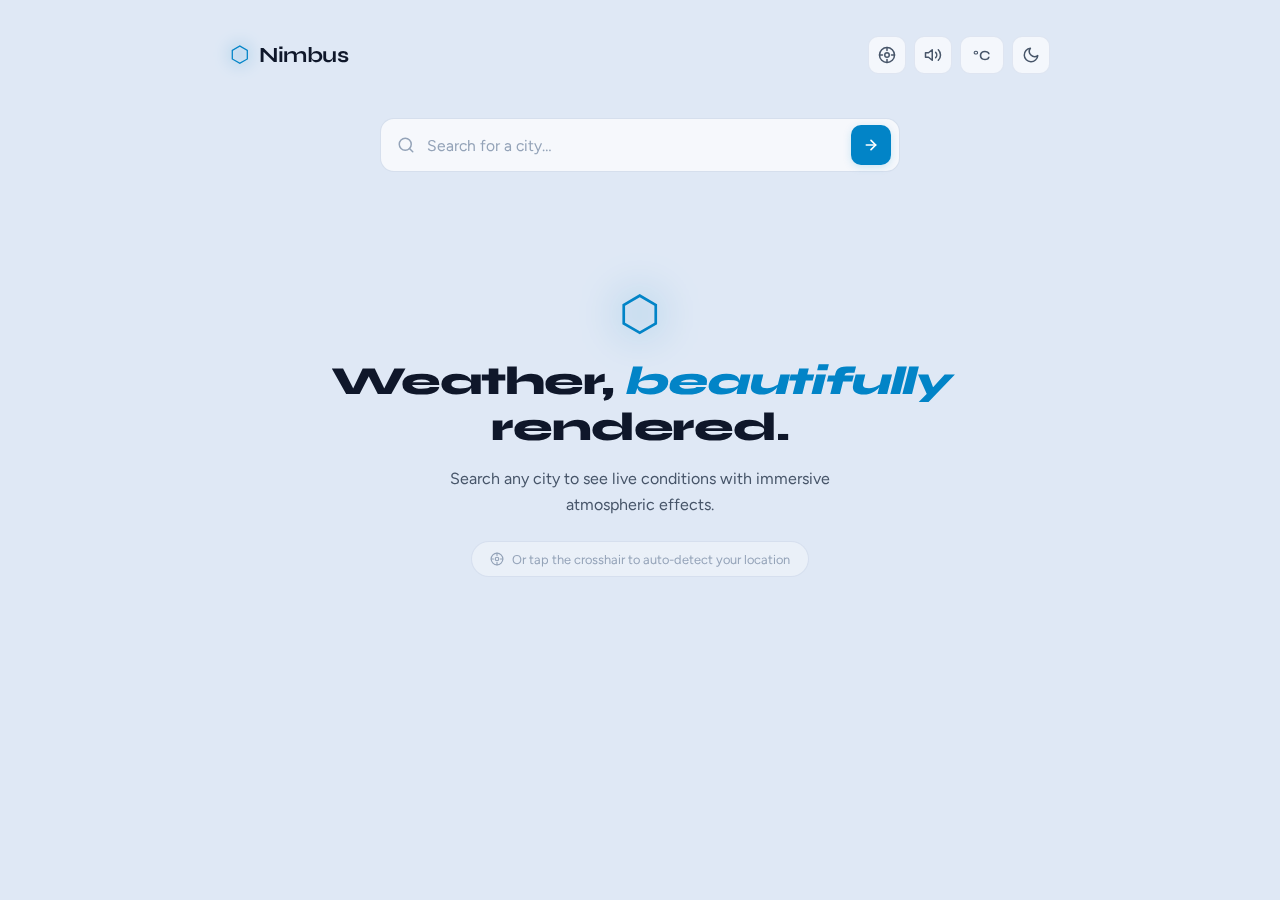
<file: nimbus/nimbus.html>
<!DOCTYPE html>
<html lang="en" data-theme="dark">
<head>
  <meta charset="UTF-8" />
  <meta name="viewport" content="width=device-width, initial-scale=1.0" />
  <title>Nimbus &mdash; Weather Dashboard</title>
  <link rel="preconnect" href="https://fonts.googleapis.com" />
  <link rel="preconnect" href="https://fonts.gstatic.com" crossorigin />
  <link href="https://fonts.googleapis.com/css2?family=Syne:wght@400;500;600;700;800&family=Figtree:ital,wght@0,300;0,400;0,500;0,600;1,400&display=swap" rel="stylesheet" />
  <link rel="stylesheet" href="nimbus.css" />
</head>
<body>

  <div id="weather-bg-a" class="weather-bg"></div>
  <div id="weather-bg-b" class="weather-bg" style="opacity:0"></div>
  <canvas id="weather-canvas" class="weather-canvas"></canvas>
  <div id="cloud-layer" class="cloud-layer" aria-hidden="true"></div>
  <div id="fog-layer" class="fog-layer" aria-hidden="true">
    <div class="fog-strip fog-strip--1"></div>
    <div class="fog-strip fog-strip--2"></div>
    <div class="fog-strip fog-strip--3"></div>
  </div>
  <div id="sun-glow" class="sun-glow" aria-hidden="true">
    <div class="sun-core"></div>
    <div class="sun-ray sun-ray--1"></div>
    <div class="sun-ray sun-ray--2"></div>
    <div class="sun-ray sun-ray--3"></div>
    <div class="sun-ray sun-ray--4"></div>
    <div class="sun-ray sun-ray--5"></div>
    <div class="sun-ray sun-ray--6"></div>
    <div class="sun-halo"></div>
  </div>
  <div id="lightning-flash" class="lightning-flash" aria-hidden="true"></div>

  <div class="app-container">

    <header class="app-header">
      <div class="logo">
        <div class="logo-diamond">&#11041;</div>
        <span class="logo-text">Nimbus </span>
      </div>
      <nav class="header-controls">
        <button id="location-btn" class="icon-btn" title="Detect my location" aria-label="Use my location">
          <svg width="18" height="18" viewBox="0 0 24 24" fill="none" stroke="currentColor" stroke-width="2" stroke-linecap="round" stroke-linejoin="round">
            <circle cx="12" cy="12" r="10"/><circle cx="12" cy="12" r="3"/>
            <line x1="12" y1="2" x2="12" y2="6"/><line x1="12" y1="18" x2="12" y2="22"/>
            <line x1="2" y1="12" x2="6" y2="12"/><line x1="18" y1="12" x2="22" y2="12"/>
          </svg>
        </button>
        <button id="sound-btn" class="icon-btn" title="Toggle sound" aria-label="Toggle sound" aria-pressed="false">
          <svg id="sound-icon-on" width="18" height="18" viewBox="0 0 24 24" fill="none" stroke="currentColor" stroke-width="2" stroke-linecap="round" stroke-linejoin="round">
            <polygon points="11 5 6 9 2 9 2 15 6 15 11 19 11 5"/>
            <path d="M19.07 4.93a10 10 0 0 1 0 14.14"/>
            <path d="M15.54 8.46a5 5 0 0 1 0 7.07"/>
          </svg>
          <svg id="sound-icon-off" width="18" height="18" viewBox="0 0 24 24" fill="none" stroke="currentColor" stroke-width="2" stroke-linecap="round" stroke-linejoin="round" class="hidden">
            <polygon points="11 5 6 9 2 9 2 15 6 15 11 19 11 5"/>
            <line x1="23" y1="9" x2="17" y2="15"/><line x1="17" y1="9" x2="23" y2="15"/>
          </svg>
        </button>
        <button id="unit-btn" class="icon-btn unit-toggle" title="Toggle C / F" aria-label="Toggle unit">
          <span id="unit-label">&deg;C</span>
        </button>
        <button id="theme-btn" class="icon-btn" title="Toggle theme" aria-label="Toggle theme">
          <svg id="theme-moon" width="18" height="18" viewBox="0 0 24 24" fill="none" stroke="currentColor" stroke-width="2" stroke-linecap="round" stroke-linejoin="round">
            <path d="M21 12.79A9 9 0 1 1 11.21 3 7 7 0 0 0 21 12.79z"/>
          </svg>
          <svg id="theme-sun" width="18" height="18" viewBox="0 0 24 24" fill="none" stroke="currentColor" stroke-width="2" stroke-linecap="round" stroke-linejoin="round" class="hidden">
            <circle cx="12" cy="12" r="5"/>
            <line x1="12" y1="1" x2="12" y2="3"/><line x1="12" y1="21" x2="12" y2="23"/>
            <line x1="4.22" y1="4.22" x2="5.64" y2="5.64"/><line x1="18.36" y1="18.36" x2="19.78" y2="19.78"/>
            <line x1="1" y1="12" x2="3" y2="12"/><line x1="21" y1="12" x2="23" y2="12"/>
            <line x1="4.22" y1="19.78" x2="5.64" y2="18.36"/><line x1="18.36" y1="5.64" x2="19.78" y2="4.22"/>
          </svg>
        </button>
      </nav>
    </header>

    <section class="search-section">
      <div class="search-bar-wrapper">
        <div class="search-bar">
          <svg class="search-icon" width="18" height="18" viewBox="0 0 24 24" fill="none" stroke="currentColor" stroke-width="2" stroke-linecap="round" stroke-linejoin="round">
            <circle cx="11" cy="11" r="8"/><line x1="21" y1="21" x2="16.65" y2="16.65"/>
          </svg>
          <input type="text" id="city-input" placeholder="Search for a city&hellip;" autocomplete="off" spellcheck="false" aria-label="City name" />
          <button id="search-btn" class="search-submit" aria-label="Search">
            <svg width="16" height="16" viewBox="0 0 24 24" fill="none" stroke="currentColor" stroke-width="2.5" stroke-linecap="round" stroke-linejoin="round">
              <line x1="5" y1="12" x2="19" y2="12"/><polyline points="12 5 19 12 12 19"/>
            </svg>
          </button>
        </div>
      </div>
    </section>

    <div id="loading-state" class="loading-state hidden">
      <div class="loader">
        <div class="loader-orbit loader-orbit--1"></div>
        <div class="loader-orbit loader-orbit--2"></div>
        <div class="loader-orbit loader-orbit--3"></div>
        <div class="loader-core"></div>
      </div>
      <p class="loading-label">Fetching weather data&hellip;</p>
    </div>

    <div id="error-state" class="error-state hidden" role="alert">
      <div class="error-glyph">&#9888;</div>
      <h3 class="error-title">Something went wrong</h3>
      <p id="error-message" class="error-body">Please try again.</p>
    </div>

    <main id="weather-content" class="weather-content hidden">
      <section class="current-card glass-card">
        <div class="current-card__top">
          <div class="location-block">
            <h1 id="city-name" class="city-name">&mdash;</h1>
            <p id="location-meta" class="location-meta">&mdash;</p>
          </div>
          <div class="current-icon-block">
            <div id="weather-icon" class="weather-icon-xl">
              <svg viewBox="0 0 64 64" fill="none" xmlns="http://www.w3.org/2000/svg">
                <circle cx="32" cy="32" r="14" fill="#fbbf24" opacity="0.9"/>
              </svg>
            </div>
            <span id="condition-text" class="condition-text">&mdash;</span>
          </div>
        </div>
        <div class="current-card__mid">
          <div class="temp-display">
            <span id="temperature" class="temperature">&mdash;</span>
            <span id="feels-like" class="feels-like">Feels like &mdash;</span>
          </div>
          <div id="temp-range" class="temp-range-pill">Precip: &mdash; mm</div>
        </div>
        <div class="stats-row">
          <div class="stat">
            <div class="stat__icon">
              <svg width="16" height="16" viewBox="0 0 24 24" fill="none" stroke="currentColor" stroke-width="2" stroke-linecap="round" stroke-linejoin="round">
                <path d="M12 2.69l5.66 5.66a8 8 0 1 1-11.31 0z"/>
              </svg>
            </div>
            <span id="humidity" class="stat__val">&mdash;</span>
            <span class="stat__lbl">Humidity</span>
          </div>
          <div class="stat-sep"></div>
          <div class="stat">
            <div class="stat__icon">
              <svg width="16" height="16" viewBox="0 0 24 24" fill="none" stroke="currentColor" stroke-width="2" stroke-linecap="round" stroke-linejoin="round">
                <path d="M9.59 4.59A2 2 0 1 1 11 8H2m10.59 11.41A2 2 0 1 0 14 16H2m15.73-8.27A2.5 2.5 0 1 1 19.5 12H2"/>
              </svg>
            </div>
            <span id="wind-speed" class="stat__val">&mdash;</span>
            <span class="stat__lbl">Wind</span>
          </div>
          <div class="stat-sep"></div>
          <div class="stat">
            <div class="stat__icon">
              <svg width="16" height="16" viewBox="0 0 24 24" fill="none" stroke="currentColor" stroke-width="2" stroke-linecap="round" stroke-linejoin="round">
                <path d="M1 12s4-8 11-8 11 8 11 8-4 8-11 8-11-8-11-8z"/><circle cx="12" cy="12" r="3"/>
              </svg>
            </div>
            <span id="visibility" class="stat__val">&mdash;</span>
            <span class="stat__lbl">Visibility</span>
          </div>
          <div class="stat-sep"></div>
          <div class="stat">
            <div class="stat__icon">
              <svg width="16" height="16" viewBox="0 0 24 24" fill="none" stroke="currentColor" stroke-width="2" stroke-linecap="round" stroke-linejoin="round">
                <polyline points="22 12 18 12 15 21 9 3 6 12 2 12"/>
              </svg>
            </div>
            <span id="pressure" class="stat__val">&mdash;</span>
            <span class="stat__lbl">Pressure</span>
          </div>
        </div>
      </section>

      <div class="info-row">
        <div class="info-card glass-card">
          <div class="info-card__icon">
            <svg width="20" height="20" viewBox="0 0 24 24" fill="none" stroke="currentColor" stroke-width="1.8" stroke-linecap="round" stroke-linejoin="round">
              <path d="M18 10h-1.26A8 8 0 1 0 9 20h9a5 5 0 0 0 0-10z"/>
            </svg>
          </div>
          <span class="info-card__label">Cloud Cover</span>
          <span id="cloudiness" class="info-card__value">&mdash;</span>
        </div>
        <div class="info-card glass-card">
          <div class="info-card__icon">
            <svg width="20" height="20" viewBox="0 0 24 24" fill="none" stroke="currentColor" stroke-width="1.8" stroke-linecap="round" stroke-linejoin="round">
              <circle cx="12" cy="12" r="10"/><path d="M12 6v6l4 2"/>
            </svg>
          </div>
          <span class="info-card__label">Dew Point</span>
          <span id="dew-point" class="info-card__value">&mdash;</span>
        </div>
        <div class="info-card glass-card">
          <div class="info-card__icon">
            <svg width="20" height="20" viewBox="0 0 24 24" fill="none" stroke="currentColor" stroke-width="1.8" stroke-linecap="round" stroke-linejoin="round">
              <circle cx="12" cy="12" r="10"/><polyline points="12 8 12 12 14 14"/>
              <line x1="12" y1="2" x2="12" y2="4"/><line x1="12" y1="20" x2="12" y2="22"/>
              <line x1="2" y1="12" x2="4" y2="12"/><line x1="20" y1="12" x2="22" y2="12"/>
            </svg>
          </div>
          <span class="info-card__label">Wind Dir</span>
          <span id="wind-dir" class="info-card__value">&mdash;</span>
        </div>
      </div>
    </main>

    <div id="welcome-state" class="welcome-state">
      <div class="welcome-glyph">&#11041;</div>
      <h2 class="welcome-title">Weather, <em>beautifully</em> rendered.</h2>
      <p class="welcome-sub">Search any city to see live conditions with immersive atmospheric effects.</p>
      <p class="welcome-hint">
        <svg width="14" height="14" viewBox="0 0 24 24" fill="none" stroke="currentColor" stroke-width="2" stroke-linecap="round" stroke-linejoin="round">
          <circle cx="12" cy="12" r="10"/><circle cx="12" cy="12" r="3"/>
          <line x1="12" y1="2" x2="12" y2="6"/><line x1="12" y1="18" x2="12" y2="22"/>
          <line x1="2" y1="12" x2="6" y2="12"/><line x1="18" y1="12" x2="22" y2="12"/>
        </svg>
        Or tap the crosshair to auto-detect your location
      </p>
    </div>

  </div>

  <script src="nimbus.js"></script>
</body>
</html>
</file>
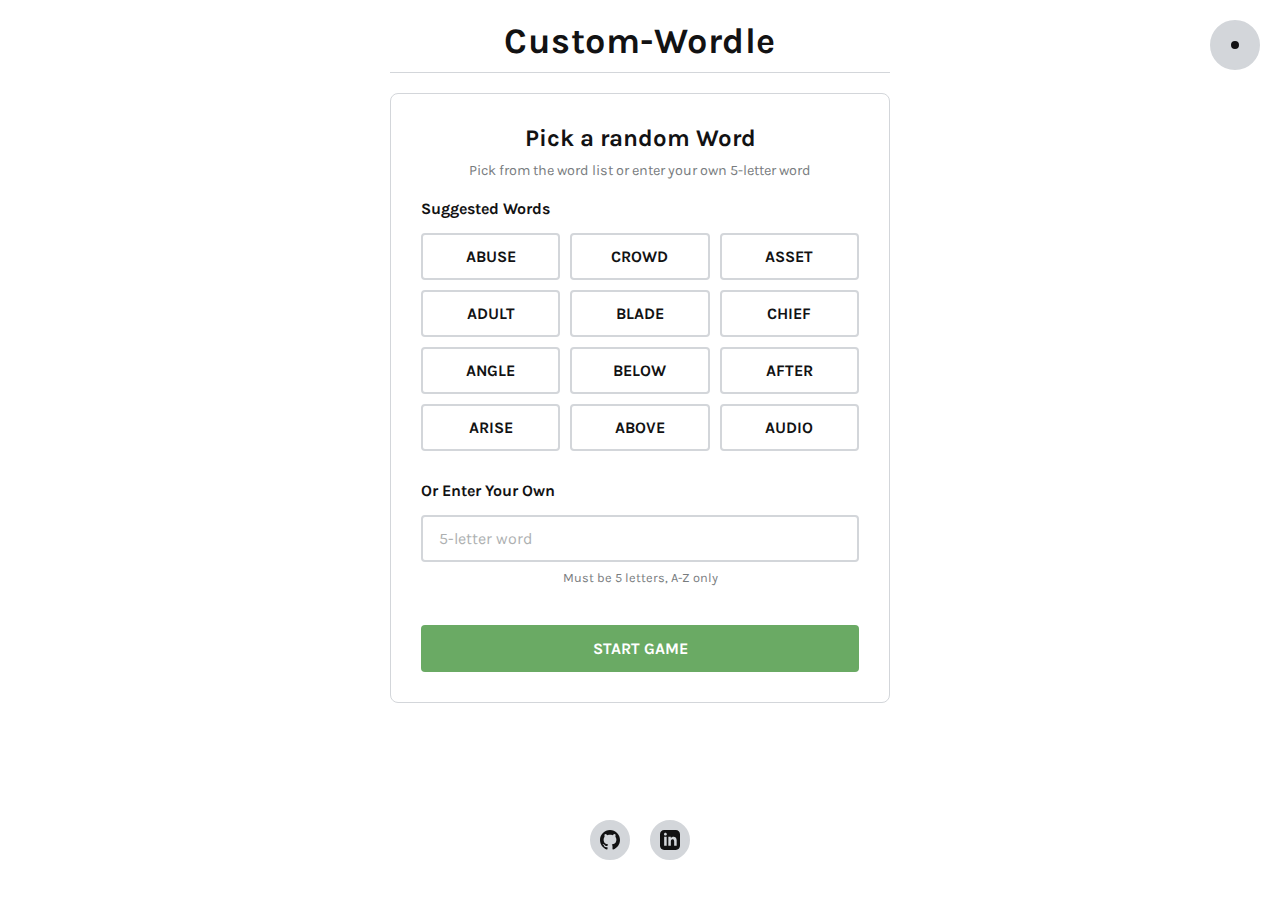
<file: Wordle/wordle.html>
<!doctype html>
<html lang="en">
    <head>
        <meta charset="UTF-8" />
        <meta name="viewport" content="width=device-width, initial-scale=1.0, maximum-scale=1.0, user-scalable=no" />
        <title>Custom Wordle</title>
        <link rel="stylesheet" href="wordle.css" />
    </head>
    <body>
        <!-- Dark Mode Toggle -->
        <button class="dark-mode-toggle" id="darkModeToggle" aria-label="Toggle dark mode">
            <svg xmlns="http://www.w3.org/2000/svg" viewBox="0 0 24 24">
                <path d="M12 3v1m0 16v1m9-9h-1M4 12H3m15.364 6.364l-.707-.707M6.343 6.343l-.707-.707m12.728 0l-.707.707M6.343 17.657l-.707.707M16 12a4 4 0 11-8 0 4 4 0 018 0z"/>
            </svg>
        </button>

        <div class="game-container">
            <!-- Header -->
            <header class="game-header">
                <h1 class="game-title">Custom-Wordle</h1>
            </header>
            <!-- Word Selection Screen -->
            <div id="wordSelectionScreen" class="screen active">
                <div class="word-selection-card">
                    <h2 class="section-title">Pick a random Word</h2>
                    <p class="instruction">
                        Pick from the word list or enter your own 5-letter word
                    </p>
                    <div class="word-options">
                        <h3>Suggested Words</h3>
                        <div class="word-grid" id="wordGrid"></div>
                    </div>
                    <div class="custom-word-section">
                        <h3>Or Enter Your Own</h3>
                        <input
                            type="text"
                            id="customWordInput"
                            placeholder="5-letter word"
                            maxlength="5"
                        />
                        <p class="hint">Must be 5 letters, A-Z only</p>
                    </div>
                    <p class="error-message" id="wordError"></p>
                    <button class="btn btn-primary" id="confirmWordBtn">
                        Start Game
                    </button>
                </div>
            </div>
            <!-- Game Screen -->
            <div id="gameScreen" class="screen">
                <p class="error-message" id="guessError"></p>
                <div class="game-board" id="gameBoard"></div>
                <div class="keyboard" id="keyboard"></div>
                <button class="btn btn-secondary new-game-btn" id="newGameBtn">
                    New Game
                </button>
            </div>
            <!-- Game Over Screen -->
            <div id="gameOverScreen" class="screen">
                <div class="game-over-card">
                    <h2 class="result-title" id="resultTitle">
                        Congratulations!
                    </h2>
                    <div class="result-content">
                        <p class="result-message" id="resultMessage"></p>
                        <div class="word-reveal">
                            The picked word was: <span id="finalWord"></span>
                        </div>
                        <div class="stats">
                            <div class="stat-item">
                                <span class="stat-label"
                                    >Amount of Guesses</span
                                >
                                <span class="stat-value" id="finalAttempts"
                                    >0/6</span
                                >
                            </div>
                        </div>
                    </div>
                    <button class="btn btn-primary" id="playAgainBtn">
                        Play Again?
                    </button>
                </div>
            </div>

            <!-- Social Icons -->
            <div class="social-icons">
                <a href="index.html#contact" class="social-icon" aria-label="GitHub">
                    <svg xmlns="http://www.w3.org/2000/svg" viewBox="0 0 24 24">
                        <path d="M12 0c-6.626 0-12 5.373-12 12 0 5.302 3.438 9.8 8.207 11.387.599.111.793-.261.793-.577v-2.234c-3.338.726-4.033-1.416-4.033-1.416-.546-1.387-1.333-1.756-1.333-1.756-1.089-.745.083-.729.083-.729 1.205.084 1.839 1.237 1.839 1.237 1.07 1.834 2.807 1.304 3.492.997.107-.775.418-1.305.762-1.604-2.665-.305-5.467-1.334-5.467-5.931 0-1.311.469-2.381 1.236-3.221-.124-.303-.535-1.524.117-3.176 0 0 1.008-.322 3.301 1.23.957-.266 1.983-.399 3.003-.404 1.02.005 2.047.138 3.006.404 2.291-1.552 3.297-1.23 3.297-1.23.653 1.653.242 2.874.118 3.176.77.84 1.235 1.911 1.235 3.221 0 4.609-2.807 5.624-5.479 5.921.43.372.823 1.102.823 2.222v3.293c0 .319.192.694.801.576 4.765-1.589 8.199-6.086 8.199-11.386 0-6.627-5.373-12-12-12z"/>
                    </svg>
                </a>
                <a href="index.html#contact" class="social-icon" aria-label="LinkedIn">
                    <svg xmlns="http://www.w3.org/2000/svg" viewBox="0 0 24 24">
                        <path d="M19 0h-14c-2.761 0-5 2.239-5 5v14c0 2.761 2.239 5 5 5h14c2.762 0 5-2.239 5-5v-14c0-2.761-2.238-5-5-5zm-11 19h-3v-11h3v11zm-1.5-12.268c-.966 0-1.75-.79-1.75-1.764s.784-1.764 1.75-1.764 1.75.79 1.75 1.764-.783 1.764-1.75 1.764zm13.5 12.268h-3v-5.604c0-3.368-4-3.113-4 0v5.604h-3v-11h3v1.765c1.396-2.586 7-2.777 7 2.476v6.759z"/>
                    </svg>
                </a>
            </div>
        </div>
        <script src="wordle.js"></script>
    </body>
</html>
</file>
<file: chromatic/chromatic.css>
* {
  margin: 0;
  padding: 0;
  box-sizing: border-box;
}

body {
  font-family: -apple-system, BlinkMacSystemFont, 'Segoe UI', sans-serif;
  background: #0a0a0a;
  color: #fff;
  min-height: 100vh;
  overflow-x: hidden;
}

/* Instruction Screen */
.instruction-screen {
  position: fixed;
  top: 0;
  left: 0;
  width: 100%;
  height: 100vh;
  background: #0a0a0a;
  z-index: 1000;
  display: flex;
  align-items: center;
  justify-content: center;
  transition: opacity 0.8s ease, visibility 0.8s ease, transform 0.8s ease;
}

.instruction-screen.hidden {
  opacity: 0;
  visibility: hidden;
  transform: scale(0.95);
}

.instruction-content {
  max-width: 600px;
  padding: 60px 40px;
  text-align: center;
}

.instruction-content h1 {
  font-size: 3.5em;
  font-weight: 300;
  margin-bottom: 20px;
  letter-spacing: -1px;
}

.instruction-content .subtitle {
  font-size: 1.1em;
  color: #888;
  margin-bottom: 60px;
  font-weight: 300;
}

.instructions-list {
  text-align: left;
  margin-bottom: 60px;
}

.instruction-item {
  display: flex;
  align-items: flex-start;
  margin-bottom: 30px;
  gap: 20px;
}

.instruction-number {
  background: #1a1a1a;
  width: 40px;
  height: 40px;
  border-radius: 50%;
  display: flex;
  align-items: center;
  justify-content: center;
  font-weight: 600;
  flex-shrink: 0;
  border: 1px solid #333;
}

.instruction-text {
  flex: 1;
  padding-top: 8px;
  line-height: 1.6;
  color: #ccc;
}

.start-button {
  background: transparent;
  color: #fff;
  border: 1px solid #fff;
  padding: 18px 60px;
  font-size: 1em;
  cursor: pointer;
  transition: all 0.3s ease;
  text-transform: uppercase;
  letter-spacing: 2px;
  font-weight: 300;
}

.start-button:hover {
  background: #fff;
  color: #0a0a0a;
}

/* Game Screen */
.game-screen {
  min-height: 100vh;
  display: flex;
  flex-direction: column;
  align-items: center;
  justify-content: center;
  padding: 40px 20px;
  opacity: 0;
  transform: scale(0.95);
  transition: opacity 0.8s ease, transform 0.8s ease;
}

.game-screen.active {
  opacity: 1;
  transform: scale(1);
}

.level-indicator {
  position: absolute;
  top: 40px;
  left: 50%;
  transform: translateX(-50%);
  font-size: 0.9em;
  color: #666;
  text-transform: uppercase;
  letter-spacing: 3px;
  font-weight: 300;
}

.color-display {
  width: 350px;
  height: 350px;
  border-radius: 50%;
  background: #1a1a1a;
  box-shadow: 0 0 60px rgba(0, 0, 0, 0.5);
  transition: all 0.4s cubic-bezier(0.4, 0, 0.2, 1);
  border: 1px solid #222;
}

.color-display.pulse {
  transform: scale(1.05);
}

.status-text {
  text-align: center;
  margin-top: 30px;
  margin-bottom: 50px;
  font-size: 1.1em;
  color: #888;
  font-weight: 300;
  min-height: 30px;
}

.options {
  display: grid;
  grid-template-columns: repeat(2, 1fr);
  gap: 20px;
  max-width: 600px;
  width: 100%;
  transition: opacity 0.3s ease, grid-template-columns 0.3s ease;
}

.color-option {
  padding: 30px 20px;
  background: #1a1a1a;
  border: 1px solid #333;
  cursor: pointer;
  transition: all 0.2s ease;
  text-align: center;
  color: #fff;
  text-transform: uppercase;
  letter-spacing: 2px;
  font-size: 0.85em;
  font-weight: 300;
  position: relative;
  overflow: hidden;
  opacity: 0;
  transform: translateY(20px);
  animation: slideInUp 0.4s ease forwards;
}

@keyframes slideInUp {
  to {
    opacity: 1;
    transform: translateY(0);
  }
}

.color-option:nth-child(1) {
  animation-delay: 0.05s;
}

.color-option:nth-child(2) {
  animation-delay: 0.1s;
}

.color-option:nth-child(3) {
  animation-delay: 0.15s;
}

.color-option:nth-child(4) {
  animation-delay: 0.2s;
}

.color-option:nth-child(5) {
  animation-delay: 0.25s;
}

.color-option:nth-child(6) {
  animation-delay: 0.3s;
}

.color-option:nth-child(7) {
  animation-delay: 0.35s;
}

.color-option:nth-child(8) {
  animation-delay: 0.4s;
}

.color-option::after {
  content: '';
  position: absolute;
  bottom: 12px;
  left: 50%;
  transform: translateX(-50%);
  width: 40%;
  height: 2px;
  background: var(--color);
}

.color-option::before {
  content: '';
  position: absolute;
  top: 0;
  left: 0;
  width: 100%;
  height: 100%;
  opacity: 0;
  transition: opacity 0.2s ease;
}

.color-option:hover {
  border-color: #555;
  transform: translateY(-2px);
}

.color-option span {
  position: relative;
  z-index: 1;
}

.color-option .keybind {
  display: block;
  font-size: 0.7em;
  color: #666;
  margin-top: 5px;
}

.color-option.correct {
  border-color: #4CAF50;
}

.color-option.wrong {
  border-color: #f44336;
  animation: shake 0.4s ease;
}

@keyframes shake {

  0%,
  100% {
    transform: translateX(0);
  }

  25% {
    transform: translateX(-10px);
  }

  75% {
    transform: translateX(10px);
  }
}

/* TV Screen Break Effect */
@keyframes tvBreak {
  0% {
    transform: scale(1);
    filter: brightness(1);
  }

  10% {
    transform: scale(1.02);
    filter: brightness(1.5) contrast(1.5);
  }

  20% {
    transform: scale(0.98) scaleY(1.05);
    filter: brightness(0.8) contrast(2);
  }

  30% {
    transform: scale(1.01) scaleX(0.95);
    filter: brightness(1.2) hue-rotate(45deg);
  }

  40% {
    transform: scale(0.99) scaleY(0.92);
    filter: brightness(0.5) contrast(3) saturate(0);
  }

  50% {
    transform: scale(1) scaleY(0.05);
    filter: brightness(2) contrast(5);
  }

  60% {
    transform: scale(1) scaleY(0.02);
    filter: brightness(3);
  }

  70% {
    transform: scale(1.02) scaleY(0.01);
    filter: brightness(5);
    opacity: 0.5;
  }

  100% {
    transform: scale(1) scaleY(0);
    filter: brightness(0);
    opacity: 0;
  }
}

@keyframes staticNoise {

  0%,
  100% {
    background-position: 0% 0%;
  }

  25% {
    background-position: 100% 100%;
  }

  50% {
    background-position: 0% 100%;
  }

  75% {
    background-position: 100% 0%;
  }
}

.color-display.breaking {
  animation: tvBreak 1s ease-out forwards;
  background: repeating-linear-gradient(0deg,
      transparent,
      transparent 2px,
      rgba(255, 255, 255, 0.1) 2px,
      rgba(255, 255, 255, 0.1) 4px);
  background-size: 100% 100%;
  animation: tvBreak 1s ease-out forwards, staticNoise 0.1s infinite;
}

/* Game Over Overlay */
.gameover-overlay {
  position: fixed;
  top: 0;
  left: 0;
  width: 100%;
  height: 100vh;
  background: rgba(0, 0, 0, 0.95);
  z-index: 999;
  display: flex;
  align-items: center;
  justify-content: center;
  opacity: 0;
  visibility: hidden;
  transition: all 0.3s ease;
}

.gameover-overlay.show {
  opacity: 1;
  visibility: visible;
}

.gameover-content {
  text-align: center;
  padding: 60px 40px;
  max-width: 500px;
}

.gameover-content h2 {
  font-size: 3em;
  font-weight: 300;
  margin-bottom: 40px;
  letter-spacing: -1px;
}

.gameover-stats {
  margin-bottom: 50px;
}

.gameover-stat {
  margin-bottom: 25px;
}

.gameover-stat-label {
  font-size: 0.85em;
  color: #666;
  text-transform: uppercase;
  letter-spacing: 2px;
  margin-bottom: 8px;
}

.gameover-stat-value {
  font-size: 2.5em;
  font-weight: 300;
}

.try-again-button {
  background: transparent;
  color: #fff;
  border: 1px solid #fff;
  padding: 18px 60px;
  font-size: 1em;
  cursor: pointer;
  transition: all 0.3s ease;
  text-transform: uppercase;
  letter-spacing: 2px;
  font-weight: 300;
}

.try-again-button:hover {
  background: #fff;
  color: #0a0a0a;
}

/* Social Icons */
.social-icons {
  position: fixed;
  bottom: 30px;
  right: 30px;
  display: flex;
  gap: 15px;
  z-index: 1001;
}

.social-icon {
  display: flex;
  align-items: center;
  justify-content: center;
  width: 40px;
  height: 40px;
  background: #1a1a1a;
  border: 1px solid #333;
  border-radius: 50%;
  transition: all 0.3s ease;
  text-decoration: none;
}

.social-icon svg {
  width: 20px;
  height: 20px;
  fill: #fff;
  transition: fill 0.3s ease;
}

.social-icon:hover {
  background: #fff;
  border-color: #fff;
  transform: translateY(-3px);
}

.social-icon:hover svg {
  fill: #0a0a0a;
}

@media (max-width: 768px) {
  .color-display {
    width: 280px;
    height: 280px;
  }

  .options {
    max-width: 100%;
  }

  .instruction-content h1 {
    font-size: 2.5em;
  }

  .gameover-content h2 {
    font-size: 2em;
  }

  .social-icons {
    bottom: 20px;
    right: 20px;
    gap: 12px;
  }

  .social-icon {
    width: 36px;
    height: 36px;
  }

  .social-icon svg {
    width: 18px;
    height: 18px;
  }
}
</file>
<file: Nimbus/nimbus.css>
/* ═══════════════════════════════════════════════
   NIMBUS — style.css
═══════════════════════════════════════════════ */

*, *::before, *::after {
  box-sizing: border-box;
  margin: 0;
  padding: 0;
}
html {
  font-size: 16px;
  scroll-behavior: smooth;
}
body {
  font-family: 'Figtree', system-ui, sans-serif;
  min-height: 100vh;
  overflow-x: hidden;
}
img { display: block; max-width: 100%; }
button { cursor: pointer; border: none; background: none; font-family: inherit; }
.hidden { display: none !important; }

[data-theme="dark"] {
  --bg:      #070b14;
  --glass:   rgba(255,255,255,0.05);
  --gborder: rgba(255,255,255,0.10);
  --gshadow: 0 8px 32px rgba(0,0,0,.4), 0 1px 0 rgba(255,255,255,.06) inset;
  --t1:      rgba(255,255,255,0.95);
  --t2:      rgba(255,255,255,0.55);
  --t3:      rgba(255,255,255,0.35);
  --ac:      #38bdf8;
  --acg:     rgba(56,189,248,0.25);
  --acd:     rgba(56,189,248,0.12);
  --bord:    rgba(255,255,255,0.08);
  --sbg:     rgba(255,255,255,0.06);
  --sbord:   rgba(255,255,255,0.12);
  --sfoc:    rgba(56,189,248,0.5);
  --ibg:     rgba(255,255,255,0.07);
  --ihov:    rgba(255,255,255,0.13);
  --fcbg:    rgba(255,255,255,0.04);
  --fchov:   rgba(255,255,255,0.08);
  --sep:     rgba(255,255,255,0.08);
  --surf:    rgba(255,255,255,0.04);
  --errbg:   rgba(239,68,68,0.08);
  --errb:    rgba(239,68,68,0.25);
  --errt:    #fca5a5;
}

[data-theme="light"] {
  --bg:      #dfe8f5;
  --glass:   rgba(255,255,255,0.55);
  --gborder: rgba(255,255,255,0.85);
  --gshadow: 0 8px 32px rgba(100,130,180,.15), 0 1px 0 rgba(255,255,255,.9) inset;
  --t1:      #0f172a;
  --t2:      #475569;
  --t3:      #94a3b8;
  --ac:      #0284c7;
  --acg:     rgba(2,132,199,0.18);
  --acd:     rgba(2,132,199,0.10);
  --bord:    rgba(100,130,180,0.15);
  --sbg:     rgba(255,255,255,0.70);
  --sbord:   rgba(100,130,180,0.22);
  --sfoc:    rgba(2,132,199,0.45);
  --ibg:     rgba(255,255,255,0.65);
  --ihov:    rgba(255,255,255,0.95);
  --fcbg:    rgba(255,255,255,0.45);
  --fchov:   rgba(255,255,255,0.78);
  --sep:     rgba(100,130,180,0.15);
  --surf:    rgba(255,255,255,0.35);
  --errbg:   rgba(239,68,68,0.06);
  --errb:    rgba(239,68,68,0.20);
  --errt:    #dc2626;
}

body {
  background-color: var(--bg);
  color: var(--t1);
  transition: background-color .5s, color .3s;
}

.app-container {
  position: relative;
  z-index: 10;
  max-width: 860px;
  margin: 0 auto;
  padding: 1.5rem 1.25rem 4rem;
  min-height: 100vh;
}

.glass-card {
  background: var(--glass);
  border: 1px solid var(--gborder);
  box-shadow: var(--gshadow);
  border-radius: 20px;
  backdrop-filter: blur(20px) saturate(160%);
  -webkit-backdrop-filter: blur(20px) saturate(160%);
}

.weather-bg {
  position: fixed;
  inset: 0;
  z-index: 0;
  pointer-events: none;
  transition: opacity 1.4s cubic-bezier(0.4, 0, 0.2, 1);
}

.weather-bg--clear {
  background:
    radial-gradient(ellipse at 85% 10%, #7c3d00 0%, transparent 45%),
    radial-gradient(ellipse at 70% 5%,  #a85c00 0%, transparent 35%),
    linear-gradient(160deg, #1a0e00 0%, #0f1520 40%, #050910 100%);
}
[data-theme="light"] .weather-bg--clear {
  background:
    radial-gradient(ellipse at 85% 8%,  #fde68a 0%, transparent 40%),
    radial-gradient(ellipse at 72% 4%,  #fbbf24 0%, transparent 35%),
    linear-gradient(160deg, #fff7e6 0%, #dbeafe 55%, #eff6ff 100%);
}
.weather-bg--clouds {
  background: linear-gradient(170deg, #111827 0%, #1f2937 55%, #111827 100%);
}
[data-theme="light"] .weather-bg--clouds {
  background: linear-gradient(170deg, #dde5f4 0%, #c8d5ea 55%, #d8e2f2 100%);
}
.weather-bg--rain,
.weather-bg--drizzle {
  background:
    radial-gradient(ellipse at 50% 0%, #0c2340 0%, transparent 60%),
    linear-gradient(175deg, #0a1628 0%, #0d1f35 40%, #091522 100%);
}
.weather-bg--thunderstorm {
  background:
    radial-gradient(ellipse at 50% 30%, #1a0540 0%, transparent 60%),
    linear-gradient(170deg, #0a0015 0%, #0d0020 55%, #080012 100%);
}
.weather-bg--snow {
  background:
    radial-gradient(ellipse at 50% 0%, #1e2d4d 0%, transparent 60%),
    linear-gradient(175deg, #0f1d38 0%, #18264a 50%, #101c35 100%);
}
.weather-bg--mist,
.weather-bg--fog,
.weather-bg--haze {
  background: linear-gradient(170deg, #111a16 0%, #1a2520 55%, #111a16 100%);
}
[data-theme="light"] .weather-bg--mist,
[data-theme="light"] .weather-bg--fog,
[data-theme="light"] .weather-bg--haze {
  background: linear-gradient(170deg, #e8ede6 0%, #dde8da 55%, #e8ede6 100%);
}
.weather-bg--squall {
  background: linear-gradient(170deg, #1a1200 0%, #2a1e00 55%, #1a1200 100%);
}

.weather-canvas {
  position: fixed;
  inset: 0;
  z-index: 1;
  pointer-events: none;
  width: 100%;
  height: 100%;
}

.cloud-layer {
  position: fixed;
  inset: 0;
  z-index: 2;
  pointer-events: none;
  overflow: hidden;
  opacity: 0;
  transition: opacity 1.1s cubic-bezier(0.4, 0, 0.2, 1);
}
.cloud-layer.visible { opacity: 1; }

.cloud {
  position: absolute;
  border-radius: 50px;
  filter: blur(2px);
}
[data-theme="dark"]  .cloud { background: rgba(160,170,190,.08); }
[data-theme="light"] .cloud { background: rgba(255,255,255,.72); box-shadow: 0 4px 20px rgba(200,210,230,.4); }
.cloud::before,
.cloud::after {
  content: '';
  position: absolute;
  background: inherit;
  border-radius: 50%;
}
.cloud::before { width: 55%; height: 130%; top: -40%; left: 20%; filter: blur(1px); }
.cloud::after  { width: 40%; height: 110%; top: -25%; left: 50%; }
.cloud--1 { width: 320px; height: 80px; top: 8%;  left: -340px; animation: driftA 35s linear infinite; }
.cloud--2 { width: 200px; height: 55px; top: 18%; left: -220px; animation: driftB 50s linear infinite 8s;  opacity: .7; }
.cloud--3 { width: 260px; height: 70px; top: 28%; left: -280px; animation: driftA 45s linear infinite 20s; opacity: .5; }
.cloud--4 { width: 180px; height: 50px; top: 5%;  left: -200px; animation: driftB 60s linear infinite 5s;  opacity: .4; }

@keyframes driftA {
  from { transform: translateX(0); }
  to   { transform: translateX(calc(100vw + 400px)); }
}
@keyframes driftB {
  from { transform: translateX(0); }
  to   { transform: translateX(calc(100vw + 300px)); }
}

.fog-layer {
  position: fixed;
  inset: 0;
  z-index: 2;
  pointer-events: none;
  overflow: hidden;
  opacity: 0;
  transition: opacity 1.4s cubic-bezier(0.4, 0, 0.2, 1);
}
.fog-layer.visible { opacity: 1; }

.fog-strip {
  position: absolute;
  width: 200%;
  border-radius: 50%;
  filter: blur(30px);
}
[data-theme="dark"]  .fog-strip { background: rgba(180,200,180,.06); }
[data-theme="light"] .fog-strip { background: rgba(220,235,220,.55); }
.fog-strip--1 { height: 120px; top: 30%; animation: fogDrift 25s ease-in-out infinite alternate; }
.fog-strip--2 { height: 80px;  top: 50%; animation: fogDrift 35s ease-in-out infinite alternate-reverse 5s; }
.fog-strip--3 { height: 100px; top: 65%; animation: fogDrift 30s ease-in-out infinite alternate 12s; }

@keyframes fogDrift {
  from { transform: translateX(-20%); opacity: .4; }
  to   { transform: translateX(5%);   opacity: 1; }
}

.sun-glow {
  position: fixed;
  top: -60px;
  right: -60px;
  width: 300px;
  height: 300px;
  z-index: 2;
  pointer-events: none;
  opacity: 0;
  transform: scale(0.6) translate(30px, -30px);
  transition:
    opacity   1.2s cubic-bezier(0.34, 1.1, 0.64, 1),
    transform 1.2s cubic-bezier(0.34, 1.1, 0.64, 1);
}
.sun-glow.visible {
  opacity: 1;
  transform: scale(1) translate(0, 0);
}
.sun-core {
  position: absolute;
  top: 50%; left: 50%;
  transform: translate(-50%, -50%);
  width: 80px; height: 80px;
  border-radius: 50%;
  background: radial-gradient(circle, #fff7d6 0%, #ffd700 50%, #ff8c00 100%);
  box-shadow:
    0 0 30px 10px  rgba(255,200,0,.6),
    0 0 80px 30px  rgba(255,150,0,.3),
    0 0 150px 60px rgba(255,100,0,.15);
  animation: sunPulse 4s ease-in-out infinite;
}
.sun-halo {
  position: absolute;
  top: 50%; left: 50%;
  transform: translate(-50%, -50%);
  width: 200px; height: 200px;
  border-radius: 50%;
  background: radial-gradient(circle, rgba(255,180,0,.08) 0%, transparent 70%);
  animation: haloPulse 6s ease-in-out infinite;
}
.sun-ray {
  position: absolute;
  top: 50%; left: 50%;
  width: 2px;
  background: linear-gradient(to top, transparent, rgba(255,220,100,.5), transparent);
  transform-origin: bottom center;
  border-radius: 2px;
}
.sun-ray--1 { height: 90px; margin: -90px 0 0 -1px; transform: rotate(0deg);   animation: rayPulse 3s ease-in-out infinite 0.0s; }
.sun-ray--2 { height: 75px; margin: -75px 0 0 -1px; transform: rotate(60deg);  animation: rayPulse 3s ease-in-out infinite 0.5s; }
.sun-ray--3 { height: 85px; margin: -85px 0 0 -1px; transform: rotate(120deg); animation: rayPulse 3s ease-in-out infinite 1.0s; }
.sun-ray--4 { height: 80px; margin: -80px 0 0 -1px; transform: rotate(180deg); animation: rayPulse 3s ease-in-out infinite 1.5s; }
.sun-ray--5 { height: 70px; margin: -70px 0 0 -1px; transform: rotate(240deg); animation: rayPulse 3s ease-in-out infinite 2.0s; }
.sun-ray--6 { height: 88px; margin: -88px 0 0 -1px; transform: rotate(300deg); animation: rayPulse 3s ease-in-out infinite 2.5s; }

@keyframes sunPulse {
  0%, 100% { box-shadow: 0 0 30px 10px rgba(255,200,0,.6), 0 0 80px 30px rgba(255,150,0,.3), 0 0 150px 60px rgba(255,100,0,.15); }
  50%       { box-shadow: 0 0 40px 15px rgba(255,220,0,.8), 0 0 100px 40px rgba(255,160,0,.4), 0 0 180px 80px rgba(255,120,0,.2); }
}
@keyframes haloPulse {
  0%, 100% { transform: translate(-50%,-50%) scale(1);    opacity: .6; }
  50%       { transform: translate(-50%,-50%) scale(1.15); opacity: 1; }
}
@keyframes rayPulse {
  0%, 100% { opacity: .4; }
  50%       { opacity: .9; }
}

.lightning-flash {
  position: fixed;
  inset: 0;
  z-index: 3;
  pointer-events: none;
  background: rgba(180,160,255,.85);
  opacity: 0;
}

@keyframes cityReveal {
  from { opacity: 0; transform: translateY(20px) scale(0.975); }
  to   { opacity: 1; transform: translateY(0)    scale(1); }
}
.weather-content.city-transition {
  animation: cityReveal 0.6s cubic-bezier(0.34, 1.15, 0.64, 1) both;
}
.weather-content.city-transition .current-card {
  animation: itemReveal 0.55s cubic-bezier(0.34, 1.15, 0.64, 1) 0.05s both;
}
.weather-content.city-transition .info-row {
  animation: itemReveal 0.55s cubic-bezier(0.34, 1.15, 0.64, 1) 0.14s both;
}
@keyframes itemReveal {
  from { opacity: 0; transform: translateY(16px); }
  to   { opacity: 1; transform: translateY(0); }
}

@keyframes citySlide {
  from { opacity: 0; transform: translateX(-18px); }
  to   { opacity: 1; transform: translateX(0); }
}
.city-name.sliding { animation: citySlide 0.5s cubic-bezier(0.34, 1.2, 0.64, 1) both; }

@keyframes metaFade {
  from { opacity: 0; transform: translateX(-10px); }
  to   { opacity: 1; transform: translateX(0); }
}
.location-meta.fading { animation: metaFade 0.45s ease 0.1s both; }

@keyframes iconReveal {
  from { opacity: 0; filter: blur(6px);  transform: scale(0.7) rotate(-15deg); }
  to   { opacity: 1; filter: blur(0);    transform: scale(1)   rotate(0deg); }
}
.weather-icon-xl.swap { animation: iconReveal 0.55s cubic-bezier(0.34, 1.3, 0.64, 1) both; }

@keyframes condReveal {
  from { opacity: 0; transform: translateY(8px); }
  to   { opacity: 1; transform: translateY(0); }
}
.condition-text.revealing { animation: condReveal 0.4s ease 0.18s both; }

@keyframes tempDrop {
  from { opacity: 0; transform: translateY(-14px) scale(1.06); }
  to   { opacity: 1; transform: translateY(0)     scale(1); }
}
.temperature.animating { animation: tempDrop 0.5s cubic-bezier(0.34, 1.2, 0.64, 1) 0.08s both; }

@keyframes feelsFade {
  from { opacity: 0; transform: translateX(-6px); }
  to   { opacity: 1; transform: translateX(0); }
}
.feels-like.fading { animation: feelsFade 0.4s ease 0.16s both; }

@keyframes statPop {
  from { opacity: 0; transform: scale(0.6) translateY(6px); }
  to   { opacity: 1; transform: scale(1)   translateY(0); }
}
.stat__val.popping       { animation: statPop 0.4s cubic-bezier(0.34, 1.5, 0.64, 1) both; }
.info-card__value.popping { animation: statPop 0.4s cubic-bezier(0.34, 1.5, 0.64, 1) both; }

.app-header {
  display: flex;
  align-items: center;
  justify-content: space-between;
  padding: .75rem 0;
  margin-bottom: 2rem;
}
.logo {
  display: flex;
  align-items: center;
  gap: .6rem;
}
.logo-diamond {
  font-size: 1.4rem;
  color: var(--ac);
  line-height: 1;
  filter: drop-shadow(0 0 8px var(--ac));
  animation: logoPulse 4s ease-in-out infinite;
}
@keyframes logoPulse {
  0%, 100% { filter: drop-shadow(0 0 6px  var(--ac)); }
  50%       { filter: drop-shadow(0 0 14px var(--ac)); }
}
.logo-text {
  font-family: 'Syne', sans-serif;
  font-size: 1.35rem;
  font-weight: 700;
  letter-spacing: -.02em;
}
.header-controls {
  display: flex;
  align-items: center;
  gap: .5rem;
}
.icon-btn {
  display: flex;
  align-items: center;
  justify-content: center;
  width: 38px;
  height: 38px;
  border-radius: 10px;
  background: var(--ibg);
  border: 1px solid var(--bord);
  color: var(--t2);
  transition: background .2s, color .2s, transform .15s;
  backdrop-filter: blur(8px);
  -webkit-backdrop-filter: blur(8px);
}
.icon-btn:hover  { background: var(--ihov); color: var(--t1); transform: translateY(-1px); }
.icon-btn:active { transform: scale(.95); }
.icon-btn[aria-pressed="true"] { color: var(--ac); background: var(--acd); border-color: var(--acg); }
.unit-toggle {
  font-family: 'Syne', sans-serif;
  font-size: .875rem;
  font-weight: 600;
  width: 44px;
  letter-spacing: .02em;
}

.search-section { margin-bottom: 2rem; }
.search-bar-wrapper { max-width: 520px; margin: 0 auto; }
.search-bar {
  display: flex;
  align-items: center;
  gap: .75rem;
  background: var(--sbg);
  border: 1.5px solid var(--sbord);
  border-radius: 14px;
  padding: 0 .5rem 0 1rem;
  height: 54px;
  transition: border-color .25s, box-shadow .25s;
  backdrop-filter: blur(16px);
  -webkit-backdrop-filter: blur(16px);
}
.search-bar:focus-within {
  border-color: var(--sfoc);
  box-shadow: 0 0 0 3px var(--acg);
}
.search-icon { color: var(--t3); flex-shrink: 0; }
#city-input {
  flex: 1;
  background: none;
  border: none;
  outline: none;
  font-family: 'Figtree', sans-serif;
  font-size: .975rem;
  color: var(--t1);
  height: 100%;
}
#city-input::placeholder { color: var(--t3); }
.search-submit {
  display: flex;
  align-items: center;
  justify-content: center;
  width: 40px;
  height: 40px;
  background: var(--ac);
  border-radius: 10px;
  color: #fff;
  flex-shrink: 0;
  transition: transform .15s, box-shadow .2s;
  box-shadow: 0 2px 8px var(--acg);
}
.search-submit:hover  { transform: scale(1.05); box-shadow: 0 4px 16px var(--acg); }
.search-submit:active { transform: scale(.95); }

.loading-state {
  display: flex;
  flex-direction: column;
  align-items: center;
  gap: 1.25rem;
  padding: 4rem 0;
}
.loader {
  position: relative;
  width: 64px;
  height: 64px;
}
.loader-core {
  position: absolute;
  top: 50%; left: 50%;
  transform: translate(-50%, -50%);
  width: 12px; height: 12px;
  border-radius: 50%;
  background: var(--ac);
  box-shadow: 0 0 12px var(--ac);
  animation: corePulse 1.5s ease-in-out infinite;
}
.loader-orbit {
  position: absolute;
  top: 50%; left: 50%;
  border-radius: 50%;
  border: 1.5px solid transparent;
  border-top-color: var(--ac);
}
.loader-orbit--1 { width: 28px; height: 28px; margin: -14px 0 0 -14px; animation: spin .8s linear infinite; }
.loader-orbit--2 { width: 44px; height: 44px; margin: -22px 0 0 -22px; border-top-color: rgba(56,189,248,.5);  animation: spin 1.2s linear infinite reverse; }
.loader-orbit--3 { width: 60px; height: 60px; margin: -30px 0 0 -30px; border-top-color: rgba(56,189,248,.25); animation: spin 1.8s linear infinite; }

@keyframes spin { to { transform: rotate(360deg); } }
@keyframes corePulse {
  0%, 100% { transform: translate(-50%,-50%) scale(1);   opacity: 1; }
  50%       { transform: translate(-50%,-50%) scale(1.4); opacity: .7; }
}
.loading-label {
  font-size: .9rem;
  color: var(--t3);
  letter-spacing: .04em;
}

.error-state {
  display: flex;
  flex-direction: column;
  align-items: center;
  gap: .75rem;
  padding: 3rem 1.5rem;
  max-width: 380px;
  margin: 2rem auto;
  background: var(--errbg);
  border: 1px solid var(--errb);
  border-radius: 20px;
  backdrop-filter: blur(16px);
  -webkit-backdrop-filter: blur(16px);
  animation: errorIn .35s cubic-bezier(.34, 1.56, .64, 1);
}
@keyframes errorIn {
  from { opacity: 0; transform: scale(.92) translateY(10px); }
  to   { opacity: 1; transform: scale(1)   translateY(0); }
}
.error-glyph { font-size: 2rem; color: var(--errt); }
.error-title {
  font-family: 'Syne', sans-serif;
  font-size: 1.05rem;
  font-weight: 700;
  color: var(--errt);
}
.error-body {
  font-size: .875rem;
  color: var(--t2);
  text-align: center;
  line-height: 1.5;
}

.weather-content {
  display: flex;
  flex-direction: column;
  gap: 1.25rem;
}

/* ── Current Card ── */
.current-card {
  padding: 1.75rem 2rem;
  display: flex;
  flex-direction: column;
  gap: 1.5rem;
}
.current-card__top {
  display: flex;
  align-items: flex-start;
  justify-content: space-between;
  gap: 1rem;
}
.location-block { flex: 1; }
.city-name {
  font-family: 'Syne', sans-serif;
  font-size: clamp(1.75rem, 4vw, 2.5rem);
  font-weight: 800;
  letter-spacing: -.03em;
  color: var(--t1);
  line-height: 1.1;
}
.location-meta {
  font-size: .875rem;
  color: var(--t3);
  margin-top: .35rem;
}
.current-icon-block {
  display: flex;
  flex-direction: column;
  align-items: center;
  gap: .5rem;
  flex-shrink: 0;
}
.weather-icon-xl {
  width: 88px;
  height: 88px;
  display: flex;
  align-items: center;
  justify-content: center;
  border-radius: 22px;
  background: linear-gradient(135deg, rgba(255,255,255,.10) 0%, rgba(255,255,255,.04) 100%);
  border: 1px solid rgba(255,255,255,.12);
  box-shadow: 0 4px 24px rgba(0,0,0,.25);
  flex-shrink: 0;
}
.weather-icon-xl svg {
  width: 52px;
  height: 52px;
  filter: drop-shadow(0 2px 8px rgba(0,0,0,.3));
}
.condition-text {
  font-family: 'Syne', sans-serif;
  font-size: .8rem;
  font-weight: 600;
  text-transform: uppercase;
  letter-spacing: .1em;
  color: var(--ac);
  text-align: center;
}
.current-card__mid {
  display: flex;
  align-items: flex-end;
  justify-content: space-between;
  flex-wrap: wrap;
  gap: 1rem;
}
.temp-display {
  display: flex;
  align-items: baseline;
  gap: .75rem;
  flex-wrap: wrap;
}
.temperature {
  font-family: 'Syne', sans-serif;
  font-size: clamp(3.5rem, 10vw, 5.5rem);
  font-weight: 800;
  letter-spacing: -.04em;
  color: var(--t1);
  line-height: 1;
}
.feels-like {
  font-size: .9rem;
  color: var(--t3);
  padding-bottom: .5rem;
}
.temp-range-pill {
  background: var(--acd);
  border: 1px solid var(--acg);
  border-radius: 100px;
  padding: .35rem 1rem;
  font-size: .8rem;
  font-weight: 600;
  color: var(--ac);
  letter-spacing: .04em;
  white-space: nowrap;
  align-self: flex-end;
}

.stats-row {
  display: flex;
  align-items: center;
  background: var(--surf);
  border: 1px solid var(--bord);
  border-radius: 14px;
  overflow: hidden;
}
.stat {
  flex: 1;
  display: flex;
  flex-direction: column;
  align-items: center;
  gap: .3rem;
  padding: .9rem .5rem;
}
.stat__icon { color: var(--ac); opacity: .8; }
.stat__val  {
  font-family: 'Syne', sans-serif;
  font-size: .9rem;
  font-weight: 700;
  color: var(--t1);
  white-space: nowrap;
}
.stat__lbl  {
  font-size: .72rem;
  color: var(--t3);
  text-transform: uppercase;
  letter-spacing: .06em;
}
.stat-sep {
  width: 1px;
  height: 40px;
  background: var(--sep);
  flex-shrink: 0;
}

/* ── Info Row ── */
.info-row {
  display: grid;
  grid-template-columns: repeat(3, 1fr);
  gap: .75rem;
}
.info-card {
  padding: 1.1rem .75rem;
  display: flex;
  flex-direction: column;
  align-items: center;
  gap: .4rem;
  text-align: center;
}
.info-card__icon  { color: var(--ac); opacity: .75; }
.info-card__label {
  font-size: .7rem;
  text-transform: uppercase;
  letter-spacing: .08em;
  color: var(--t3);
}
.info-card__value {
  font-family: 'Syne', sans-serif;
  font-size: 1rem;
  font-weight: 700;
  color: var(--t1);
}

.welcome-state {
  display: flex;
  flex-direction: column;
  align-items: center;
  justify-content: center;
  text-align: center;
  padding: 5rem 1.5rem;
  gap: 1rem;
  animation: welcomeIn .8s cubic-bezier(.34, 1.4, .64, 1) both;
}
@keyframes welcomeIn {
  from { opacity: 0; transform: translateY(30px) scale(.96); }
  to   { opacity: 1; transform: translateY(0)    scale(1); }
}
.welcome-glyph {
  font-size: 3rem;
  color: var(--ac);
  filter: drop-shadow(0 0 20px var(--ac));
  animation: welcomeFloat 4s ease-in-out infinite;
}
@keyframes welcomeFloat {
  0%,  100% { transform: translateY(0)  rotate(0deg); }
  25%        { transform: translateY(-8px) rotate(5deg); }
  75%        { transform: translateY(-4px) rotate(-3deg); }
}
.welcome-title {
  font-family: 'Syne', sans-serif;
  font-size: clamp(1.75rem, 5vw, 2.5rem);
  font-weight: 800;
  letter-spacing: -.03em;
  color: var(--t1);
  line-height: 1.15;
}
.welcome-title em { font-style: italic; color: var(--ac); }
.welcome-sub {
  font-size: 1rem;
  color: var(--t2);
  max-width: 400px;
  line-height: 1.6;
}
.welcome-hint {
  display: flex;
  align-items: center;
  gap: .5rem;
  font-size: .8rem;
  color: var(--t3);
  margin-top: .5rem;
  background: var(--surf);
  padding: .6rem 1.1rem;
  border-radius: 100px;
  border: 1px solid var(--bord);
}

::-webkit-scrollbar       { width: 6px; }
::-webkit-scrollbar-track { background: transparent; }
::-webkit-scrollbar-thumb { background: var(--bord); border-radius: 3px; }

@media (max-width: 700px) {
  .current-card { padding: 1.4rem 1.25rem; }
}

@media (max-width: 500px) {
  .app-container   { padding: 1rem .85rem 3rem; }
  .app-header      { margin-bottom: 1rem; }
  .icon-btn        { width: 34px; height: 34px; }
  .search-bar      { height: 48px; }
  .weather-content { gap: .85rem; }

  .current-card    { padding: 1.1rem 1rem; gap: 1rem; }
  .weather-icon-xl { width: 58px; height: 58px; }
  .weather-icon-xl svg { width: 34px; height: 34px; }
  .temperature     { font-size: 2.9rem; }
  .feels-like      { font-size: .8rem; }
  .temp-range-pill { font-size: .72rem; padding: .28rem .8rem; }

  .stats-row       { flex-wrap: wrap; border-radius: 12px; }
  .stat            { flex-basis: 50%; padding: .7rem .4rem; border-bottom: 1px solid var(--sep); }
  .stat__val       { font-size: .82rem; }
  .stat__lbl       { font-size: .66rem; }
  .stat:nth-child(2n)        { border-right: none; }
  .stat:nth-last-child(-n+2) { border-bottom: none; }
  .stat-sep        { display: none; }

  .info-row        { grid-template-columns: repeat(3, 1fr); gap: .5rem; }
  .info-card       { padding: .8rem .4rem; gap: .3rem; border-radius: 14px; }
  .info-card__value { font-size: .85rem; }
  .info-card__label { font-size: .62rem; }
  .info-card__icon  { transform: scale(.85); }
}
</file>
<file: nimbus/nimbus.css>
/* ═══════════════════════════════════════════════
   NIMBUS — style.css
═══════════════════════════════════════════════ */

*, *::before, *::after {
  box-sizing: border-box;
  margin: 0;
  padding: 0;
}
html {
  font-size: 16px;
  scroll-behavior: smooth;
}
body {
  font-family: 'Figtree', system-ui, sans-serif;
  min-height: 100vh;
  overflow-x: hidden;
}
img { display: block; max-width: 100%; }
button { cursor: pointer; border: none; background: none; font-family: inherit; }
.hidden { display: none !important; }

[data-theme="dark"] {
  --bg:      #070b14;
  --glass:   rgba(255,255,255,0.05);
  --gborder: rgba(255,255,255,0.10);
  --gshadow: 0 8px 32px rgba(0,0,0,.4), 0 1px 0 rgba(255,255,255,.06) inset;
  --t1:      rgba(255,255,255,0.95);
  --t2:      rgba(255,255,255,0.55);
  --t3:      rgba(255,255,255,0.35);
  --ac:      #38bdf8;
  --acg:     rgba(56,189,248,0.25);
  --acd:     rgba(56,189,248,0.12);
  --bord:    rgba(255,255,255,0.08);
  --sbg:     rgba(255,255,255,0.06);
  --sbord:   rgba(255,255,255,0.12);
  --sfoc:    rgba(56,189,248,0.5);
  --ibg:     rgba(255,255,255,0.07);
  --ihov:    rgba(255,255,255,0.13);
  --fcbg:    rgba(255,255,255,0.04);
  --fchov:   rgba(255,255,255,0.08);
  --sep:     rgba(255,255,255,0.08);
  --surf:    rgba(255,255,255,0.04);
  --errbg:   rgba(239,68,68,0.08);
  --errb:    rgba(239,68,68,0.25);
  --errt:    #fca5a5;
}

[data-theme="light"] {
  --bg:      #dfe8f5;
  --glass:   rgba(255,255,255,0.55);
  --gborder: rgba(255,255,255,0.85);
  --gshadow: 0 8px 32px rgba(100,130,180,.15), 0 1px 0 rgba(255,255,255,.9) inset;
  --t1:      #0f172a;
  --t2:      #475569;
  --t3:      #94a3b8;
  --ac:      #0284c7;
  --acg:     rgba(2,132,199,0.18);
  --acd:     rgba(2,132,199,0.10);
  --bord:    rgba(100,130,180,0.15);
  --sbg:     rgba(255,255,255,0.70);
  --sbord:   rgba(100,130,180,0.22);
  --sfoc:    rgba(2,132,199,0.45);
  --ibg:     rgba(255,255,255,0.65);
  --ihov:    rgba(255,255,255,0.95);
  --fcbg:    rgba(255,255,255,0.45);
  --fchov:   rgba(255,255,255,0.78);
  --sep:     rgba(100,130,180,0.15);
  --surf:    rgba(255,255,255,0.35);
  --errbg:   rgba(239,68,68,0.06);
  --errb:    rgba(239,68,68,0.20);
  --errt:    #dc2626;
}

body {
  background-color: var(--bg);
  color: var(--t1);
  transition: background-color .5s, color .3s;
}

.app-container {
  position: relative;
  z-index: 10;
  max-width: 860px;
  margin: 0 auto;
  padding: 1.5rem 1.25rem 4rem;
  min-height: 100vh;
}

.glass-card {
  background: var(--glass);
  border: 1px solid var(--gborder);
  box-shadow: var(--gshadow);
  border-radius: 20px;
  backdrop-filter: blur(20px) saturate(160%);
  -webkit-backdrop-filter: blur(20px) saturate(160%);
}

.weather-bg {
  position: fixed;
  inset: 0;
  z-index: 0;
  pointer-events: none;
  transition: opacity 1.4s cubic-bezier(0.4, 0, 0.2, 1);
}

.weather-bg--clear {
  background:
    radial-gradient(ellipse at 85% 10%, #7c3d00 0%, transparent 45%),
    radial-gradient(ellipse at 70% 5%,  #a85c00 0%, transparent 35%),
    linear-gradient(160deg, #1a0e00 0%, #0f1520 40%, #050910 100%);
}
[data-theme="light"] .weather-bg--clear {
  background:
    radial-gradient(ellipse at 85% 8%,  #fde68a 0%, transparent 40%),
    radial-gradient(ellipse at 72% 4%,  #fbbf24 0%, transparent 35%),
    linear-gradient(160deg, #fff7e6 0%, #dbeafe 55%, #eff6ff 100%);
}
.weather-bg--clouds {
  background: linear-gradient(170deg, #111827 0%, #1f2937 55%, #111827 100%);
}
[data-theme="light"] .weather-bg--clouds {
  background: linear-gradient(170deg, #dde5f4 0%, #c8d5ea 55%, #d8e2f2 100%);
}
.weather-bg--rain,
.weather-bg--drizzle {
  background:
    radial-gradient(ellipse at 50% 0%, #0c2340 0%, transparent 60%),
    linear-gradient(175deg, #0a1628 0%, #0d1f35 40%, #091522 100%);
}
.weather-bg--thunderstorm {
  background:
    radial-gradient(ellipse at 50% 30%, #1a0540 0%, transparent 60%),
    linear-gradient(170deg, #0a0015 0%, #0d0020 55%, #080012 100%);
}
.weather-bg--snow {
  background:
    radial-gradient(ellipse at 50% 0%, #1e2d4d 0%, transparent 60%),
    linear-gradient(175deg, #0f1d38 0%, #18264a 50%, #101c35 100%);
}
.weather-bg--mist,
.weather-bg--fog,
.weather-bg--haze {
  background: linear-gradient(170deg, #111a16 0%, #1a2520 55%, #111a16 100%);
}
[data-theme="light"] .weather-bg--mist,
[data-theme="light"] .weather-bg--fog,
[data-theme="light"] .weather-bg--haze {
  background: linear-gradient(170deg, #e8ede6 0%, #dde8da 55%, #e8ede6 100%);
}
.weather-bg--squall {
  background: linear-gradient(170deg, #1a1200 0%, #2a1e00 55%, #1a1200 100%);
}

.weather-canvas {
  position: fixed;
  inset: 0;
  z-index: 1;
  pointer-events: none;
  width: 100%;
  height: 100%;
}

.cloud-layer {
  position: fixed;
  inset: 0;
  z-index: 2;
  pointer-events: none;
  overflow: hidden;
  opacity: 0;
  transition: opacity 1.1s cubic-bezier(0.4, 0, 0.2, 1);
}
.cloud-layer.visible { opacity: 1; }

.cloud {
  position: absolute;
  border-radius: 50px;
  filter: blur(2px);
}
[data-theme="dark"]  .cloud { background: rgba(160,170,190,.08); }
[data-theme="light"] .cloud { background: rgba(255,255,255,.72); box-shadow: 0 4px 20px rgba(200,210,230,.4); }
.cloud::before,
.cloud::after {
  content: '';
  position: absolute;
  background: inherit;
  border-radius: 50%;
}
.cloud::before { width: 55%; height: 130%; top: -40%; left: 20%; filter: blur(1px); }
.cloud::after  { width: 40%; height: 110%; top: -25%; left: 50%; }
.cloud--1 { width: 320px; height: 80px; top: 8%;  left: -340px; animation: driftA 35s linear infinite; }
.cloud--2 { width: 200px; height: 55px; top: 18%; left: -220px; animation: driftB 50s linear infinite 8s;  opacity: .7; }
.cloud--3 { width: 260px; height: 70px; top: 28%; left: -280px; animation: driftA 45s linear infinite 20s; opacity: .5; }
.cloud--4 { width: 180px; height: 50px; top: 5%;  left: -200px; animation: driftB 60s linear infinite 5s;  opacity: .4; }

@keyframes driftA {
  from { transform: translateX(0); }
  to   { transform: translateX(calc(100vw + 400px)); }
}
@keyframes driftB {
  from { transform: translateX(0); }
  to   { transform: translateX(calc(100vw + 300px)); }
}

.fog-layer {
  position: fixed;
  inset: 0;
  z-index: 2;
  pointer-events: none;
  overflow: hidden;
  opacity: 0;
  transition: opacity 1.4s cubic-bezier(0.4, 0, 0.2, 1);
}
.fog-layer.visible { opacity: 1; }

.fog-strip {
  position: absolute;
  width: 200%;
  border-radius: 50%;
  filter: blur(30px);
}
[data-theme="dark"]  .fog-strip { background: rgba(180,200,180,.06); }
[data-theme="light"] .fog-strip { background: rgba(220,235,220,.55); }
.fog-strip--1 { height: 120px; top: 30%; animation: fogDrift 25s ease-in-out infinite alternate; }
.fog-strip--2 { height: 80px;  top: 50%; animation: fogDrift 35s ease-in-out infinite alternate-reverse 5s; }
.fog-strip--3 { height: 100px; top: 65%; animation: fogDrift 30s ease-in-out infinite alternate 12s; }

@keyframes fogDrift {
  from { transform: translateX(-20%); opacity: .4; }
  to   { transform: translateX(5%);   opacity: 1; }
}

.sun-glow {
  position: fixed;
  top: -60px;
  right: -60px;
  width: 300px;
  height: 300px;
  z-index: 2;
  pointer-events: none;
  opacity: 0;
  transform: scale(0.6) translate(30px, -30px);
  transition:
    opacity   1.2s cubic-bezier(0.34, 1.1, 0.64, 1),
    transform 1.2s cubic-bezier(0.34, 1.1, 0.64, 1);
}
.sun-glow.visible {
  opacity: 1;
  transform: scale(1) translate(0, 0);
}
.sun-core {
  position: absolute;
  top: 50%; left: 50%;
  transform: translate(-50%, -50%);
  width: 80px; height: 80px;
  border-radius: 50%;
  background: radial-gradient(circle, #fff7d6 0%, #ffd700 50%, #ff8c00 100%);
  box-shadow:
    0 0 30px 10px  rgba(255,200,0,.6),
    0 0 80px 30px  rgba(255,150,0,.3),
    0 0 150px 60px rgba(255,100,0,.15);
  animation: sunPulse 4s ease-in-out infinite;
}
.sun-halo {
  position: absolute;
  top: 50%; left: 50%;
  transform: translate(-50%, -50%);
  width: 200px; height: 200px;
  border-radius: 50%;
  background: radial-gradient(circle, rgba(255,180,0,.08) 0%, transparent 70%);
  animation: haloPulse 6s ease-in-out infinite;
}
.sun-ray {
  position: absolute;
  top: 50%; left: 50%;
  width: 2px;
  background: linear-gradient(to top, transparent, rgba(255,220,100,.5), transparent);
  transform-origin: bottom center;
  border-radius: 2px;
}
.sun-ray--1 { height: 90px; margin: -90px 0 0 -1px; transform: rotate(0deg);   animation: rayPulse 3s ease-in-out infinite 0.0s; }
.sun-ray--2 { height: 75px; margin: -75px 0 0 -1px; transform: rotate(60deg);  animation: rayPulse 3s ease-in-out infinite 0.5s; }
.sun-ray--3 { height: 85px; margin: -85px 0 0 -1px; transform: rotate(120deg); animation: rayPulse 3s ease-in-out infinite 1.0s; }
.sun-ray--4 { height: 80px; margin: -80px 0 0 -1px; transform: rotate(180deg); animation: rayPulse 3s ease-in-out infinite 1.5s; }
.sun-ray--5 { height: 70px; margin: -70px 0 0 -1px; transform: rotate(240deg); animation: rayPulse 3s ease-in-out infinite 2.0s; }
.sun-ray--6 { height: 88px; margin: -88px 0 0 -1px; transform: rotate(300deg); animation: rayPulse 3s ease-in-out infinite 2.5s; }

@keyframes sunPulse {
  0%, 100% { box-shadow: 0 0 30px 10px rgba(255,200,0,.6), 0 0 80px 30px rgba(255,150,0,.3), 0 0 150px 60px rgba(255,100,0,.15); }
  50%       { box-shadow: 0 0 40px 15px rgba(255,220,0,.8), 0 0 100px 40px rgba(255,160,0,.4), 0 0 180px 80px rgba(255,120,0,.2); }
}
@keyframes haloPulse {
  0%, 100% { transform: translate(-50%,-50%) scale(1);    opacity: .6; }
  50%       { transform: translate(-50%,-50%) scale(1.15); opacity: 1; }
}
@keyframes rayPulse {
  0%, 100% { opacity: .4; }
  50%       { opacity: .9; }
}

.lightning-flash {
  position: fixed;
  inset: 0;
  z-index: 3;
  pointer-events: none;
  background: rgba(180,160,255,.85);
  opacity: 0;
}

@keyframes cityReveal {
  from { opacity: 0; transform: translateY(20px) scale(0.975); }
  to   { opacity: 1; transform: translateY(0)    scale(1); }
}
.weather-content.city-transition {
  animation: cityReveal 0.6s cubic-bezier(0.34, 1.15, 0.64, 1) both;
}
.weather-content.city-transition .current-card {
  animation: itemReveal 0.55s cubic-bezier(0.34, 1.15, 0.64, 1) 0.05s both;
}
.weather-content.city-transition .info-row {
  animation: itemReveal 0.55s cubic-bezier(0.34, 1.15, 0.64, 1) 0.14s both;
}
@keyframes itemReveal {
  from { opacity: 0; transform: translateY(16px); }
  to   { opacity: 1; transform: translateY(0); }
}

@keyframes citySlide {
  from { opacity: 0; transform: translateX(-18px); }
  to   { opacity: 1; transform: translateX(0); }
}
.city-name.sliding { animation: citySlide 0.5s cubic-bezier(0.34, 1.2, 0.64, 1) both; }

@keyframes metaFade {
  from { opacity: 0; transform: translateX(-10px); }
  to   { opacity: 1; transform: translateX(0); }
}
.location-meta.fading { animation: metaFade 0.45s ease 0.1s both; }

@keyframes iconReveal {
  from { opacity: 0; filter: blur(6px);  transform: scale(0.7) rotate(-15deg); }
  to   { opacity: 1; filter: blur(0);    transform: scale(1)   rotate(0deg); }
}
.weather-icon-xl.swap { animation: iconReveal 0.55s cubic-bezier(0.34, 1.3, 0.64, 1) both; }

@keyframes condReveal {
  from { opacity: 0; transform: translateY(8px); }
  to   { opacity: 1; transform: translateY(0); }
}
.condition-text.revealing { animation: condReveal 0.4s ease 0.18s both; }

@keyframes tempDrop {
  from { opacity: 0; transform: translateY(-14px) scale(1.06); }
  to   { opacity: 1; transform: translateY(0)     scale(1); }
}
.temperature.animating { animation: tempDrop 0.5s cubic-bezier(0.34, 1.2, 0.64, 1) 0.08s both; }

@keyframes feelsFade {
  from { opacity: 0; transform: translateX(-6px); }
  to   { opacity: 1; transform: translateX(0); }
}
.feels-like.fading { animation: feelsFade 0.4s ease 0.16s both; }

@keyframes statPop {
  from { opacity: 0; transform: scale(0.6) translateY(6px); }
  to   { opacity: 1; transform: scale(1)   translateY(0); }
}
.stat__val.popping       { animation: statPop 0.4s cubic-bezier(0.34, 1.5, 0.64, 1) both; }
.info-card__value.popping { animation: statPop 0.4s cubic-bezier(0.34, 1.5, 0.64, 1) both; }

.app-header {
  display: flex;
  align-items: center;
  justify-content: space-between;
  padding: .75rem 0;
  margin-bottom: 2rem;
}
.logo {
  display: flex;
  align-items: center;
  gap: .6rem;
}
.logo-diamond {
  font-size: 1.4rem;
  color: var(--ac);
  line-height: 1;
  filter: drop-shadow(0 0 8px var(--ac));
  animation: logoPulse 4s ease-in-out infinite;
}
@keyframes logoPulse {
  0%, 100% { filter: drop-shadow(0 0 6px  var(--ac)); }
  50%       { filter: drop-shadow(0 0 14px var(--ac)); }
}
.logo-text {
  font-family: 'Syne', sans-serif;
  font-size: 1.35rem;
  font-weight: 700;
  letter-spacing: -.02em;
}
.header-controls {
  display: flex;
  align-items: center;
  gap: .5rem;
}
.icon-btn {
  display: flex;
  align-items: center;
  justify-content: center;
  width: 38px;
  height: 38px;
  border-radius: 10px;
  background: var(--ibg);
  border: 1px solid var(--bord);
  color: var(--t2);
  transition: background .2s, color .2s, transform .15s;
  backdrop-filter: blur(8px);
  -webkit-backdrop-filter: blur(8px);
}
.icon-btn:hover  { background: var(--ihov); color: var(--t1); transform: translateY(-1px); }
.icon-btn:active { transform: scale(.95); }
.icon-btn[aria-pressed="true"] { color: var(--ac); background: var(--acd); border-color: var(--acg); }
.unit-toggle {
  font-family: 'Syne', sans-serif;
  font-size: .875rem;
  font-weight: 600;
  width: 44px;
  letter-spacing: .02em;
}

.search-section { margin-bottom: 2rem; }
.search-bar-wrapper { max-width: 520px; margin: 0 auto; }
.search-bar {
  display: flex;
  align-items: center;
  gap: .75rem;
  background: var(--sbg);
  border: 1.5px solid var(--sbord);
  border-radius: 14px;
  padding: 0 .5rem 0 1rem;
  height: 54px;
  transition: border-color .25s, box-shadow .25s;
  backdrop-filter: blur(16px);
  -webkit-backdrop-filter: blur(16px);
}
.search-bar:focus-within {
  border-color: var(--sfoc);
  box-shadow: 0 0 0 3px var(--acg);
}
.search-icon { color: var(--t3); flex-shrink: 0; }
#city-input {
  flex: 1;
  background: none;
  border: none;
  outline: none;
  font-family: 'Figtree', sans-serif;
  font-size: .975rem;
  color: var(--t1);
  height: 100%;
}
#city-input::placeholder { color: var(--t3); }
.search-submit {
  display: flex;
  align-items: center;
  justify-content: center;
  width: 40px;
  height: 40px;
  background: var(--ac);
  border-radius: 10px;
  color: #fff;
  flex-shrink: 0;
  transition: transform .15s, box-shadow .2s;
  box-shadow: 0 2px 8px var(--acg);
}
.search-submit:hover  { transform: scale(1.05); box-shadow: 0 4px 16px var(--acg); }
.search-submit:active { transform: scale(.95); }

.loading-state {
  display: flex;
  flex-direction: column;
  align-items: center;
  gap: 1.25rem;
  padding: 4rem 0;
}
.loader {
  position: relative;
  width: 64px;
  height: 64px;
}
.loader-core {
  position: absolute;
  top: 50%; left: 50%;
  transform: translate(-50%, -50%);
  width: 12px; height: 12px;
  border-radius: 50%;
  background: var(--ac);
  box-shadow: 0 0 12px var(--ac);
  animation: corePulse 1.5s ease-in-out infinite;
}
.loader-orbit {
  position: absolute;
  top: 50%; left: 50%;
  border-radius: 50%;
  border: 1.5px solid transparent;
  border-top-color: var(--ac);
}
.loader-orbit--1 { width: 28px; height: 28px; margin: -14px 0 0 -14px; animation: spin .8s linear infinite; }
.loader-orbit--2 { width: 44px; height: 44px; margin: -22px 0 0 -22px; border-top-color: rgba(56,189,248,.5);  animation: spin 1.2s linear infinite reverse; }
.loader-orbit--3 { width: 60px; height: 60px; margin: -30px 0 0 -30px; border-top-color: rgba(56,189,248,.25); animation: spin 1.8s linear infinite; }

@keyframes spin { to { transform: rotate(360deg); } }
@keyframes corePulse {
  0%, 100% { transform: translate(-50%,-50%) scale(1);   opacity: 1; }
  50%       { transform: translate(-50%,-50%) scale(1.4); opacity: .7; }
}
.loading-label {
  font-size: .9rem;
  color: var(--t3);
  letter-spacing: .04em;
}

.error-state {
  display: flex;
  flex-direction: column;
  align-items: center;
  gap: .75rem;
  padding: 3rem 1.5rem;
  max-width: 380px;
  margin: 2rem auto;
  background: var(--errbg);
  border: 1px solid var(--errb);
  border-radius: 20px;
  backdrop-filter: blur(16px);
  -webkit-backdrop-filter: blur(16px);
  animation: errorIn .35s cubic-bezier(.34, 1.56, .64, 1);
}
@keyframes errorIn {
  from { opacity: 0; transform: scale(.92) translateY(10px); }
  to   { opacity: 1; transform: scale(1)   translateY(0); }
}
.error-glyph { font-size: 2rem; color: var(--errt); }
.error-title {
  font-family: 'Syne', sans-serif;
  font-size: 1.05rem;
  font-weight: 700;
  color: var(--errt);
}
.error-body {
  font-size: .875rem;
  color: var(--t2);
  text-align: center;
  line-height: 1.5;
}

.weather-content {
  display: flex;
  flex-direction: column;
  gap: 1.25rem;
}

/* ── Current Card ── */
.current-card {
  padding: 1.75rem 2rem;
  display: flex;
  flex-direction: column;
  gap: 1.5rem;
}
.current-card__top {
  display: flex;
  align-items: flex-start;
  justify-content: space-between;
  gap: 1rem;
}
.location-block { flex: 1; }
.city-name {
  font-family: 'Syne', sans-serif;
  font-size: clamp(1.75rem, 4vw, 2.5rem);
  font-weight: 800;
  letter-spacing: -.03em;
  color: var(--t1);
  line-height: 1.1;
}
.location-meta {
  font-size: .875rem;
  color: var(--t3);
  margin-top: .35rem;
}
.current-icon-block {
  display: flex;
  flex-direction: column;
  align-items: center;
  gap: .5rem;
  flex-shrink: 0;
}
.weather-icon-xl {
  width: 88px;
  height: 88px;
  display: flex;
  align-items: center;
  justify-content: center;
  border-radius: 22px;
  background: linear-gradient(135deg, rgba(255,255,255,.10) 0%, rgba(255,255,255,.04) 100%);
  border: 1px solid rgba(255,255,255,.12);
  box-shadow: 0 4px 24px rgba(0,0,0,.25);
  flex-shrink: 0;
}
.weather-icon-xl svg {
  width: 52px;
  height: 52px;
  filter: drop-shadow(0 2px 8px rgba(0,0,0,.3));
}
.condition-text {
  font-family: 'Syne', sans-serif;
  font-size: .8rem;
  font-weight: 600;
  text-transform: uppercase;
  letter-spacing: .1em;
  color: var(--ac);
  text-align: center;
}
.current-card__mid {
  display: flex;
  align-items: flex-end;
  justify-content: space-between;
  flex-wrap: wrap;
  gap: 1rem;
}
.temp-display {
  display: flex;
  align-items: baseline;
  gap: .75rem;
  flex-wrap: wrap;
}
.temperature {
  font-family: 'Syne', sans-serif;
  font-size: clamp(3.5rem, 10vw, 5.5rem);
  font-weight: 800;
  letter-spacing: -.04em;
  color: var(--t1);
  line-height: 1;
}
.feels-like {
  font-size: .9rem;
  color: var(--t3);
  padding-bottom: .5rem;
}
.temp-range-pill {
  background: var(--acd);
  border: 1px solid var(--acg);
  border-radius: 100px;
  padding: .35rem 1rem;
  font-size: .8rem;
  font-weight: 600;
  color: var(--ac);
  letter-spacing: .04em;
  white-space: nowrap;
  align-self: flex-end;
}

.stats-row {
  display: flex;
  align-items: center;
  background: var(--surf);
  border: 1px solid var(--bord);
  border-radius: 14px;
  overflow: hidden;
}
.stat {
  flex: 1;
  display: flex;
  flex-direction: column;
  align-items: center;
  gap: .3rem;
  padding: .9rem .5rem;
}
.stat__icon { color: var(--ac); opacity: .8; }
.stat__val  {
  font-family: 'Syne', sans-serif;
  font-size: .9rem;
  font-weight: 700;
  color: var(--t1);
  white-space: nowrap;
}
.stat__lbl  {
  font-size: .72rem;
  color: var(--t3);
  text-transform: uppercase;
  letter-spacing: .06em;
}
.stat-sep {
  width: 1px;
  height: 40px;
  background: var(--sep);
  flex-shrink: 0;
}

/* ── Info Row ── */
.info-row {
  display: grid;
  grid-template-columns: repeat(3, 1fr);
  gap: .75rem;
}
.info-card {
  padding: 1.1rem .75rem;
  display: flex;
  flex-direction: column;
  align-items: center;
  gap: .4rem;
  text-align: center;
}
.info-card__icon  { color: var(--ac); opacity: .75; }
.info-card__label {
  font-size: .7rem;
  text-transform: uppercase;
  letter-spacing: .08em;
  color: var(--t3);
}
.info-card__value {
  font-family: 'Syne', sans-serif;
  font-size: 1rem;
  font-weight: 700;
  color: var(--t1);
}

.welcome-state {
  display: flex;
  flex-direction: column;
  align-items: center;
  justify-content: center;
  text-align: center;
  padding: 5rem 1.5rem;
  gap: 1rem;
  animation: welcomeIn .8s cubic-bezier(.34, 1.4, .64, 1) both;
}
@keyframes welcomeIn {
  from { opacity: 0; transform: translateY(30px) scale(.96); }
  to   { opacity: 1; transform: translateY(0)    scale(1); }
}
.welcome-glyph {
  font-size: 3rem;
  color: var(--ac);
  filter: drop-shadow(0 0 20px var(--ac));
  animation: welcomeFloat 4s ease-in-out infinite;
}
@keyframes welcomeFloat {
  0%,  100% { transform: translateY(0)  rotate(0deg); }
  25%        { transform: translateY(-8px) rotate(5deg); }
  75%        { transform: translateY(-4px) rotate(-3deg); }
}
.welcome-title {
  font-family: 'Syne', sans-serif;
  font-size: clamp(1.75rem, 5vw, 2.5rem);
  font-weight: 800;
  letter-spacing: -.03em;
  color: var(--t1);
  line-height: 1.15;
}
.welcome-title em { font-style: italic; color: var(--ac); }
.welcome-sub {
  font-size: 1rem;
  color: var(--t2);
  max-width: 400px;
  line-height: 1.6;
}
.welcome-hint {
  display: flex;
  align-items: center;
  gap: .5rem;
  font-size: .8rem;
  color: var(--t3);
  margin-top: .5rem;
  background: var(--surf);
  padding: .6rem 1.1rem;
  border-radius: 100px;
  border: 1px solid var(--bord);
}

::-webkit-scrollbar       { width: 6px; }
::-webkit-scrollbar-track { background: transparent; }
::-webkit-scrollbar-thumb { background: var(--bord); border-radius: 3px; }

@media (max-width: 700px) {
  .current-card { padding: 1.4rem 1.25rem; }
}

@media (max-width: 500px) {
  .app-container   { padding: 1rem .85rem 3rem; }
  .app-header      { margin-bottom: 1rem; }
  .icon-btn        { width: 34px; height: 34px; }
  .search-bar      { height: 48px; }
  .weather-content { gap: .85rem; }

  .current-card    { padding: 1.1rem 1rem; gap: 1rem; }
  .weather-icon-xl { width: 58px; height: 58px; }
  .weather-icon-xl svg { width: 34px; height: 34px; }
  .temperature     { font-size: 2.9rem; }
  .feels-like      { font-size: .8rem; }
  .temp-range-pill { font-size: .72rem; padding: .28rem .8rem; }

  .stats-row       { flex-wrap: wrap; border-radius: 12px; }
  .stat            { flex-basis: 50%; padding: .7rem .4rem; border-bottom: 1px solid var(--sep); }
  .stat__val       { font-size: .82rem; }
  .stat__lbl       { font-size: .66rem; }
  .stat:nth-child(2n)        { border-right: none; }
  .stat:nth-last-child(-n+2) { border-bottom: none; }
  .stat-sep        { display: none; }

  .info-row        { grid-template-columns: repeat(3, 1fr); gap: .5rem; }
  .info-card       { padding: .8rem .4rem; gap: .3rem; border-radius: 14px; }
  .info-card__value { font-size: .85rem; }
  .info-card__label { font-size: .62rem; }
  .info-card__icon  { transform: scale(.85); }
}
</file>
<file: Wordle/wordle.css>
@import url('https://fonts.googleapis.com/css2?family=Karla:wght@400;700&display=swap');

:root {
    --green: #6aaa64;
    --yellow: #c9b458;
    --gray: #787c7e;
    --dark-gray: #3a3a3c;
    --light-gray: #d3d6da;
    --white: #ffffff;
    --black: #121213;
    --border: #d3d6da;
}

[data-theme="dark"] {
    --white: #121213;
    --black: #ffffff;
    --border: #3a3a3c;
    --light-gray: #3a3a3c;
    --gray: #b0b0b0;
}

* {
    margin: 0;
    padding: 0;
    box-sizing: border-box;
}

body {
    font-family: 'Karla', -apple-system, BlinkMacSystemFont, 'Segoe UI', sans-serif;
    background: var(--white);
    color: var(--black);
    min-height: 100vh;
    display: flex;
    flex-direction: column;
    justify-content: center;
    align-items: center;
    padding: 20px;
    transition: background-color 0.3s ease, color 0.3s ease;
}

.game-container {
    max-width: 500px;
    width: 100%;
    flex: 1;
    display: flex;
    flex-direction: column;
}

/* Dark Mode Toggle */
.dark-mode-toggle {
    position: fixed;
    top: 20px;
    right: 20px;
    width: 50px;
    height: 50px;
    background: var(--light-gray);
    border: 2px solid var(--border);
    border-radius: 50%;
    cursor: pointer;
    display: flex;
    align-items: center;
    justify-content: center;
    transition: all 0.3s ease;
    z-index: 1000;
}

.dark-mode-toggle:hover {
    transform: scale(1.1);
    background: var(--gray);
}

.dark-mode-toggle svg {
    width: 24px;
    height: 24px;
    fill: var(--black);
    transition: transform 0.3s ease;
}

.dark-mode-toggle.active svg {
    transform: rotate(180deg);
}

/* Header */
.game-header {
    text-align: center;
    margin-bottom: 20px;
    padding-bottom: 10px;
    border-bottom: 1px solid var(--border);
}

.game-title {
    font-size: 2.25rem;
    font-weight: 700;
    color: var(--black);
    letter-spacing: 0.5px;
}

/* Screens */
.screen {
    display: none;
}

.screen.active {
    display: block;
}

/* Word Selection Card */
.word-selection-card {
    background: var(--white);
    padding: 30px;
    border-radius: 8px;
    border: 1px solid var(--border);
    transition: background-color 0.3s ease;
}

.section-title {
    font-size: 1.5rem;
    font-weight: 700;
    color: var(--black);
    margin-bottom: 10px;
    text-align: center;
}

.instruction,
.hint {
    text-align: center;
    color: var(--gray);
    font-size: 0.9rem;
    margin-bottom: 20px;
}

.hint {
    margin-top: 8px;
    font-size: 0.8rem;
}

.error-message {
    color: #d8000c;
    background-color: #ffd2d2;
    border: 1px solid #d8000c;
    padding: 12px;
    border-radius: 4px;
    text-align: center;
    font-weight: 700;
    font-size: 0.9rem;
    margin: 10px 0;
    display: none;
}

.error-message.show {
    display: block;
    animation: shake 0.3s ease;
}

/* Word Options */
.word-options {
    margin-bottom: 30px;
}

.word-options h3,
.custom-word-section h3 {
    font-size: 1rem;
    font-weight: 700;
    color: var(--black);
    margin-bottom: 15px;
}

.word-grid {
    display: grid;
    grid-template-columns: repeat(3, 1fr);
    gap: 10px;
    margin-bottom: 20px;
}

.word-option {
    padding: 12px;
    background: var(--white);
    border: 2px solid var(--light-gray);
    border-radius: 4px;
    text-align: center;
    font-weight: 700;
    text-transform: uppercase;
    cursor: pointer;
    transition: all 0.2s ease;
    font-size: 1rem;
}

.word-option:hover {
    border-color: var(--gray);
    background: rgba(120, 124, 126, 0.1);
}

.word-option.selected {
    background: var(--green);
    color: var(--white);
    border-color: var(--green);
}

.custom-word-section {
    margin-top: 30px;
}

input[type="text"] {
    width: 100%;
    padding: 12px 16px;
    border: 2px solid var(--light-gray);
    border-radius: 4px;
    background: var(--white);
    color: var(--black);
    font-family: 'Karla', sans-serif;
    font-size: 1rem;
    font-weight: 700;
    text-transform: uppercase;
    transition: border-color 0.2s ease, background-color 0.3s ease;
}

input[type="text"]:focus {
    outline: none;
    border-color: var(--gray);
}

input[type="text"]::placeholder {
    color: var(--gray);
    text-transform: none;
    font-weight: 400;
    opacity: 0.6;
}

/* Buttons */
.btn {
    width: 100%;
    padding: 14px 24px;
    border: none;
    border-radius: 4px;
    font-family: 'Karla', sans-serif;
    font-size: 1rem;
    font-weight: 700;
    text-transform: uppercase;
    cursor: pointer;
    transition: all 0.2s ease;
    margin-top: 20px;
}

.btn-primary {
    background: var(--green);
    color: var(--white);
}

.btn-primary:hover {
    background: #5a9a54;
}

.btn-secondary {
    background: var(--white);
    color: var(--black);
    border: 2px solid var(--light-gray);
}

.btn-secondary:hover {
    background: rgba(120, 124, 126, 0.1);
    border-color: var(--gray);
}

/* Game Board */
.game-board {
    display: flex;
    flex-direction: column;
    gap: 5px;
    margin-bottom: 20px;
    padding: 10px 0;
}

.guess-row {
    display: flex;
    gap: 5px;
    justify-content: center;
}

.letter-box {
    width: 62px;
    height: 62px;
    border: 2px solid var(--light-gray);
    display: flex;
    align-items: center;
    justify-content: center;
    font-size: 2rem;
    font-weight: 700;
    text-transform: uppercase;
    background: var(--white);
    color: var(--black);
    transition: all 0.1s ease;
}

.letter-box.filled {
    border-color: var(--gray);
    animation: pop 0.1s ease;
}

.letter-box.correct {
    background: var(--green);
    border-color: var(--green);
    color: var(--white);
}

.letter-box.present {
    background: var(--yellow);
    border-color: var(--yellow);
    color: var(--white);
}

.letter-box.absent {
    background: var(--dark-gray);
    border-color: var(--dark-gray);
    color: var(--white);
}

/* Keyboard */
.keyboard {
    margin-bottom: 20px;
}

.keyboard-row {
    display: flex;
    gap: 6px;
    justify-content: center;
    margin-bottom: 6px;
}

.key {
    padding: 0;
    min-width: 43px;
    height: 58px;
    background: var(--light-gray);
    border: none;
    border-radius: 4px;
    font-family: 'Karla', sans-serif;
    font-size: 0.8rem;
    font-weight: 700;
    text-transform: uppercase;
    cursor: pointer;
    transition: all 0.1s ease;
    color: var(--black);
    display: flex;
    align-items: center;
    justify-content: center;
}

.key:hover {
    background: var(--gray);
    opacity: 0.8;
}

.key:active {
    opacity: 0.6;
}

.key.wide {
    min-width: 65px;
    font-size: 0.7rem;
}

.key.correct {
    background: var(--green);
    color: var(--white);
}

.key.correct:hover {
    background: var(--green);
}

.key.present {
    background: var(--yellow);
    color: var(--white);
}

.key.present:hover {
    background: var(--yellow);
}

.key.absent {
    background: var(--dark-gray);
    color: var(--white);
}

.key.absent:hover {
    background: var(--dark-gray);
}

.new-game-btn {
    max-width: 200px;
    margin: 20px auto 0;
    display: block;
}

/* Game Over */
.game-over-card {
    background: var(--white);
    border-radius: 8px;
    padding: 40px;
    text-align: center;
    border: 1px solid var(--border);
    transition: background-color 0.3s ease;
}

.result-title {
    font-size: 2rem;
    margin-bottom: 20px;
    color: var(--black);
    font-weight: 700;
}

.result-message {
    font-size: 1.1rem;
    margin-bottom: 20px;
    color: var(--gray);
}

.word-reveal {
    font-size: 1.2rem;
    margin: 30px 0;
    padding: 20px;
    background: rgba(120, 124, 126, 0.1);
    border-radius: 8px;
    color: var(--black);
}

.word-reveal span {
    font-size: 2rem;
    font-weight: 700;
    color: var(--green);
    text-transform: uppercase;
    letter-spacing: 4px;
}

.stats {
    margin: 30px 0;
}

.stat-item {
    display: flex;
    justify-content: space-between;
    align-items: center;
    padding: 15px;
    background: rgba(120, 124, 126, 0.1);
    border-radius: 4px;
}

.stat-label {
    color: var(--gray);
    font-weight: 700;
    text-transform: uppercase;
    font-size: 0.9rem;
}

.stat-value {
    font-size: 1.5rem;
    font-weight: 700;
    color: var(--black);
}

/* Social Icons */
.social-icons {
    display: flex;
    justify-content: center;
    gap: 20px;
    padding: 20px 0;
    margin-top: auto;
}

.social-icon {
    width: 40px;
    height: 40px;
    display: flex;
    align-items: center;
    justify-content: center;
    background: var(--light-gray);
    border: 2px solid var(--border);
    border-radius: 50%;
    cursor: pointer;
    transition: all 0.3s ease;
    text-decoration: none;
}

.social-icon:hover {
    transform: translateY(-3px);
    background: var(--gray);
}

.social-icon svg {
    width: 20px;
    height: 20px;
    fill: var(--black);
}

/* Animations */
@keyframes pop {
    0% { transform: scale(1); }
    50% { transform: scale(1.1); }
    100% { transform: scale(1); }
}

@keyframes flip {
    0% { transform: rotateX(0); }
    50% { transform: rotateX(90deg); }
    100% { transform: rotateX(0); }
}

@keyframes shake {
    0%, 100% { transform: translateX(0); }
    25% { transform: translateX(-10px); }
    75% { transform: translateX(10px); }
}

/* Responsive */
@media (max-width: 500px) {
    body {
        padding: 10px;
    }

    .game-title {
        font-size: 1.75rem;
    }

    .word-selection-card,
    .game-over-card {
        padding: 20px;
    }

    .letter-box {
        width: 56px;
        height: 56px;
        font-size: 1.75rem;
    }

    .key {
        min-width: 28px;
        height: 50px;
        font-size: 0.7rem;
    }

    .key.wide {
        min-width: 50px;
        font-size: 0.65rem;
    }

    .word-grid {
        grid-template-columns: repeat(2, 1fr);
    }

    .dark-mode-toggle {
        top: 10px;
        right: 10px;
        width: 45px;
        height: 45px;
    }

    .dark-mode-toggle svg {
        width: 20px;
        height: 20px;
    }

    .social-icon {
        width: 35px;
        height: 35px;
    }

    .social-icon svg {
        width: 18px;
        height: 18px;
    }

    .section-title {
        font-size: 1.25rem;
    }

    .result-title {
        font-size: 1.5rem;
    }

    .word-reveal span {
        font-size: 1.5rem;
        letter-spacing: 2px;
    }
}

@media (max-width: 380px) {
    .letter-box {
        width: 50px;
        height: 50px;
        font-size: 1.5rem;
    }

    .key {
        min-width: 24px;
        height: 46px;
        font-size: 0.65rem;
        gap: 4px;
    }

    .key.wide {
        min-width: 45px;
        font-size: 0.6rem;
    }

    .keyboard-row {
        gap: 4px;
    }

    .game-title {
        font-size: 1.5rem;
    }
}
</file>
